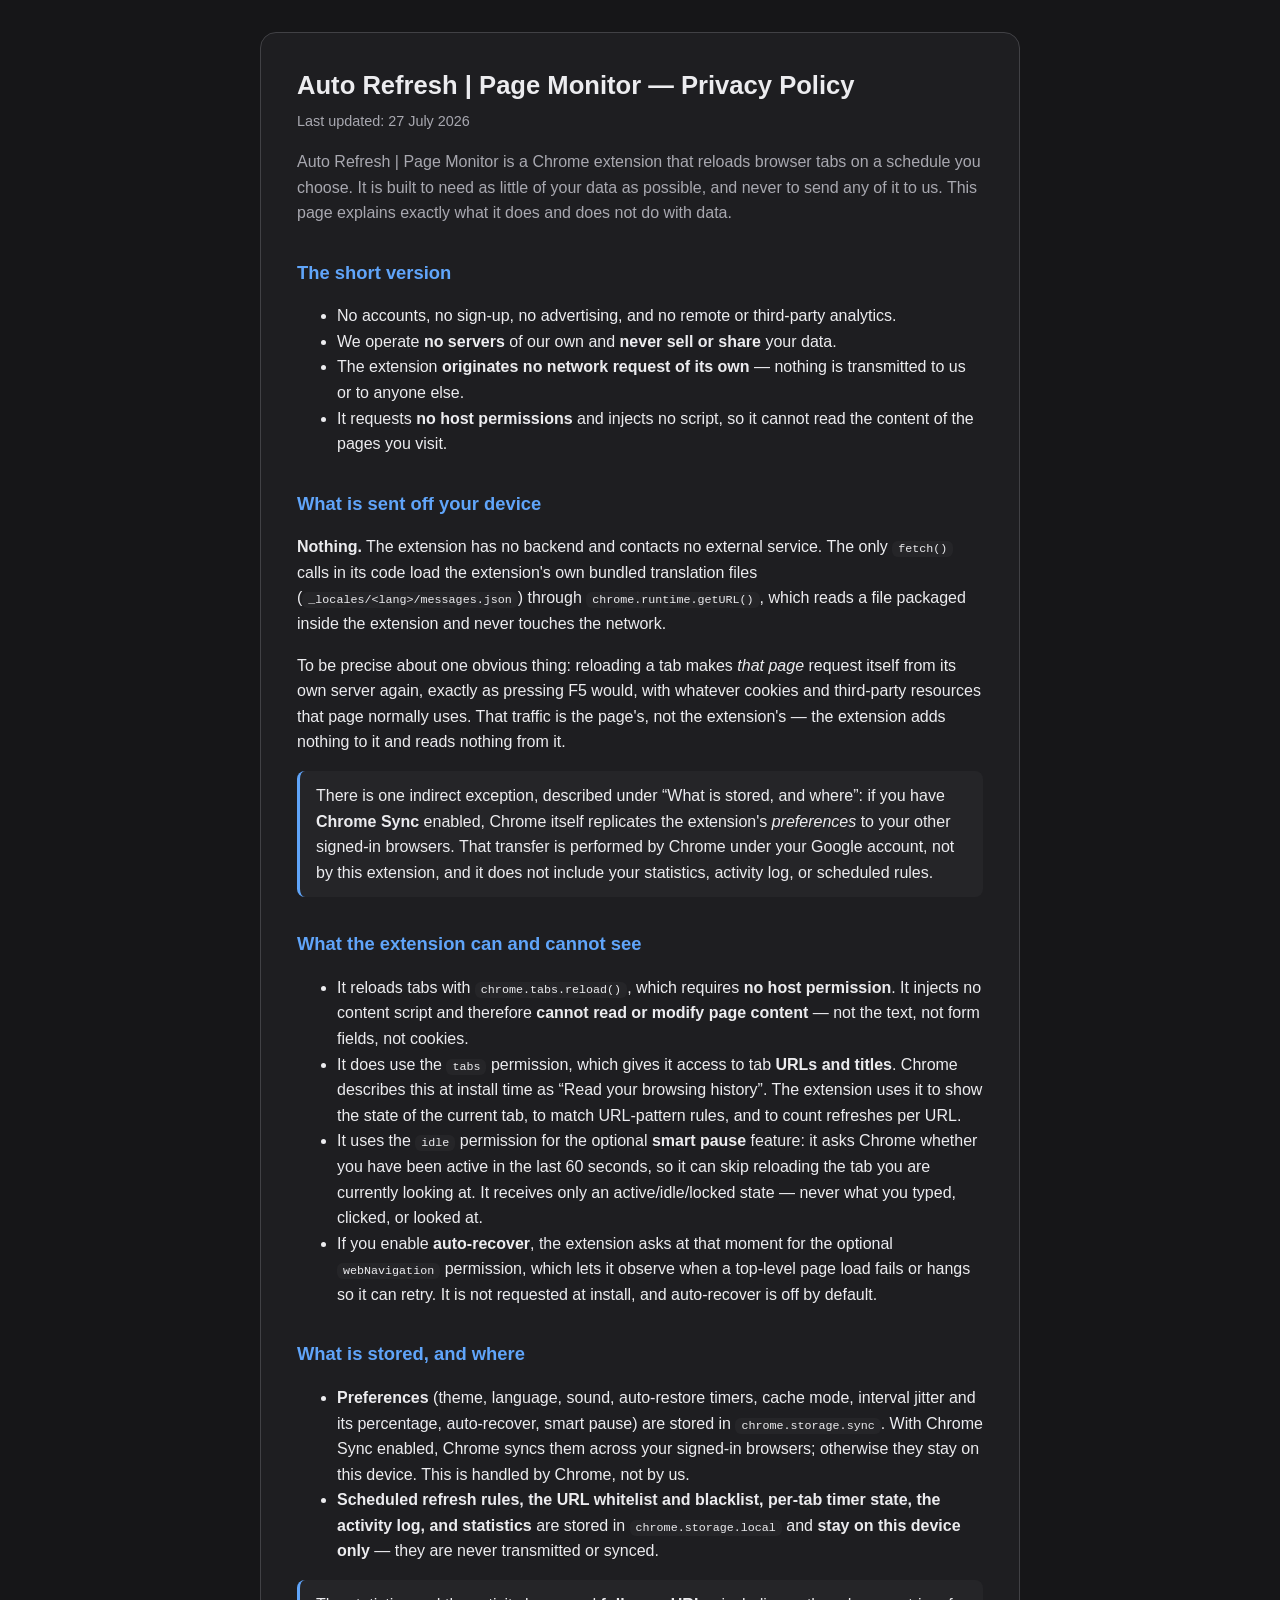
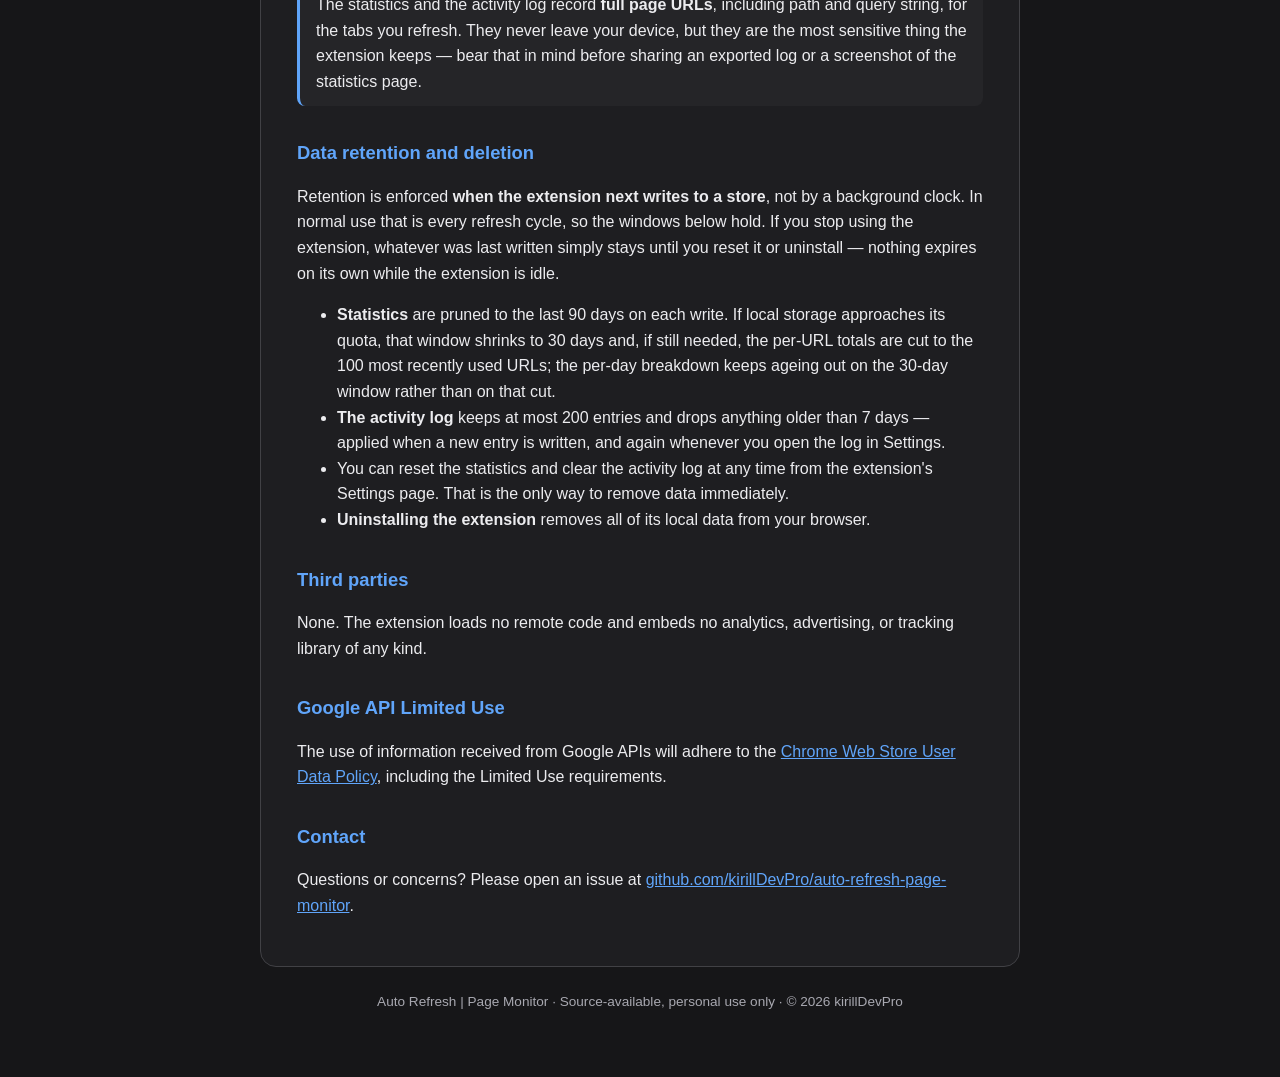
<file: docs/index.html>
<!DOCTYPE html>
<html lang="en">
<head>
<meta charset="utf-8">
<meta name="viewport" content="width=device-width, initial-scale=1">
<title>Auto Refresh | Page Monitor — Privacy Policy</title>
<style>
  /* Standalone page: GitHub Pages serves it with no build step, so it cannot import the
     extension's stylesheet. The palette below mirrors the dark-theme MD3 tokens in
     settings/settings.css — keep them in step if the theme is retuned. */
  :root {
    color-scheme: dark;
    --primary: #60A5FA;
    --bg: #161618;
    --surface: #1E1E21;
    --card: #252528;
    --on-surface: #ECECEF;
    --muted: #A8A8B0;
    --outline: #414145;
  }
  * { box-sizing: border-box; }
  body {
    margin: 0;
    padding: 32px 16px 64px;
    background: var(--bg);
    color: var(--on-surface);
    font-family: 'Google Sans', 'Roboto', -apple-system, BlinkMacSystemFont, 'Segoe UI', sans-serif;
    line-height: 1.6;
  }
  main {
    max-width: 760px;
    margin: 0 auto;
    background: var(--surface);
    border: 1px solid var(--outline);
    border-radius: 16px;
    padding: 32px 36px;
  }
  h1 { font-size: 1.6rem; margin: 0 0 4px; }
  h2 { font-size: 1.15rem; margin: 32px 0 8px; color: var(--primary); }
  a { color: var(--primary); }
  .updated { color: var(--muted); font-size: 0.9rem; margin: 0 0 16px; }
  .lead { color: var(--muted); }
  code { background: var(--card); padding: 1px 6px; border-radius: 6px; font-size: 0.9em; }
  .note { background: var(--card); border-left: 3px solid var(--primary); padding: 12px 16px; border-radius: 8px; margin: 16px 0; }
  footer { max-width: 760px; margin: 24px auto 0; color: var(--muted); font-size: 0.85rem; text-align: center; }
</style>
</head>
<body>
<main>
  <h1>Auto Refresh | Page Monitor — Privacy Policy</h1>
  <p class="updated">Last updated: 27 July 2026</p>
  <p class="lead">Auto Refresh | Page Monitor is a Chrome extension that reloads browser tabs on a schedule you choose. It is built to need as little of your data as possible, and never to send any of it to us. This page explains exactly what it does and does not do with data.</p>

  <h2>The short version</h2>
  <ul>
    <li>No accounts, no sign-up, no advertising, and no remote or third-party analytics.</li>
    <li>We operate <strong>no servers</strong> of our own and <strong>never sell or share</strong> your data.</li>
    <li>The extension <strong>originates no network request of its own</strong> — nothing is transmitted to us or to anyone else.</li>
    <li>It requests <strong>no host permissions</strong> and injects no script, so it cannot read the content of the pages you visit.</li>
  </ul>

  <h2>What is sent off your device</h2>
  <p><strong>Nothing.</strong> The extension has no backend and contacts no external service. The only <code>fetch()</code> calls in its code load the extension's own bundled translation files (<code>_locales/&lt;lang&gt;/messages.json</code>) through <code>chrome.runtime.getURL()</code>, which reads a file packaged inside the extension and never touches the network.</p>
  <p>To be precise about one obvious thing: reloading a tab makes <em>that page</em> request itself from its own server again, exactly as pressing F5 would, with whatever cookies and third-party resources that page normally uses. That traffic is the page's, not the extension's — the extension adds nothing to it and reads nothing from it.</p>
  <div class="note">There is one indirect exception, described under “What is stored, and where”: if you have <strong>Chrome Sync</strong> enabled, Chrome itself replicates the extension's <em>preferences</em> to your other signed-in browsers. That transfer is performed by Chrome under your Google account, not by this extension, and it does not include your statistics, activity log, or scheduled rules.</div>

  <h2>What the extension can and cannot see</h2>
  <ul>
    <li>It reloads tabs with <code>chrome.tabs.reload()</code>, which requires <strong>no host permission</strong>. It injects no content script and therefore <strong>cannot read or modify page content</strong> — not the text, not form fields, not cookies.</li>
    <li>It does use the <code>tabs</code> permission, which gives it access to tab <strong>URLs and titles</strong>. Chrome describes this at install time as “Read your browsing history”. The extension uses it to show the state of the current tab, to match URL-pattern rules, and to count refreshes per URL.</li>
    <li>It uses the <code>idle</code> permission for the optional <strong>smart pause</strong> feature: it asks Chrome whether you have been active in the last 60 seconds, so it can skip reloading the tab you are currently looking at. It receives only an active/idle/locked state — never what you typed, clicked, or looked at.</li>
    <li>If you enable <strong>auto-recover</strong>, the extension asks at that moment for the optional <code>webNavigation</code> permission, which lets it observe when a top-level page load fails or hangs so it can retry. It is not requested at install, and auto-recover is off by default.</li>
  </ul>

  <h2>What is stored, and where</h2>
  <ul>
    <li><strong>Preferences</strong> (theme, language, sound, auto-restore timers, cache mode, interval jitter and its percentage, auto-recover, smart pause) are stored in <code>chrome.storage.sync</code>. With Chrome Sync enabled, Chrome syncs them across your signed-in browsers; otherwise they stay on this device. This is handled by Chrome, not by us.</li>
    <li><strong>Scheduled refresh rules, the URL whitelist and blacklist, per-tab timer state, the activity log, and statistics</strong> are stored in <code>chrome.storage.local</code> and <strong>stay on this device only</strong> — they are never transmitted or synced.</li>
  </ul>
  <div class="note">The statistics and the activity log record <strong>full page URLs</strong>, including path and query string, for the tabs you refresh. They never leave your device, but they are the most sensitive thing the extension keeps — bear that in mind before sharing an exported log or a screenshot of the statistics page.</div>

  <h2>Data retention and deletion</h2>
  <p>Retention is enforced <strong>when the extension next writes to a store</strong>, not by a background clock. In normal use that is every refresh cycle, so the windows below hold. If you stop using the extension, whatever was last written simply stays until you reset it or uninstall — nothing expires on its own while the extension is idle.</p>
  <ul>
    <li><strong>Statistics</strong> are pruned to the last 90 days on each write. If local storage approaches its quota, that window shrinks to 30 days and, if still needed, the per-URL totals are cut to the 100 most recently used URLs; the per-day breakdown keeps ageing out on the 30-day window rather than on that cut.</li>
    <li><strong>The activity log</strong> keeps at most 200 entries and drops anything older than 7 days — applied when a new entry is written, and again whenever you open the log in Settings.</li>
    <li>You can reset the statistics and clear the activity log at any time from the extension's Settings page. That is the only way to remove data immediately.</li>
    <li><strong>Uninstalling the extension</strong> removes all of its local data from your browser.</li>
  </ul>

  <h2>Third parties</h2>
  <p>None. The extension loads no remote code and embeds no analytics, advertising, or tracking library of any kind.</p>

  <h2>Google API Limited Use</h2>
  <p>The use of information received from Google APIs will adhere to the <a href="https://developer.chrome.com/docs/webstore/program-policies/limited-use">Chrome Web Store User Data Policy</a>, including the Limited Use requirements.</p>

  <h2>Contact</h2>
  <p>Questions or concerns? Please open an issue at <a href="https://github.com/kirillDevPro/auto-refresh-page-monitor">github.com/kirillDevPro/auto-refresh-page-monitor</a>.</p>
</main>
<footer>Auto Refresh | Page Monitor · Source-available, personal use only · © 2026 kirillDevPro</footer>
</body>
</html>
</file>
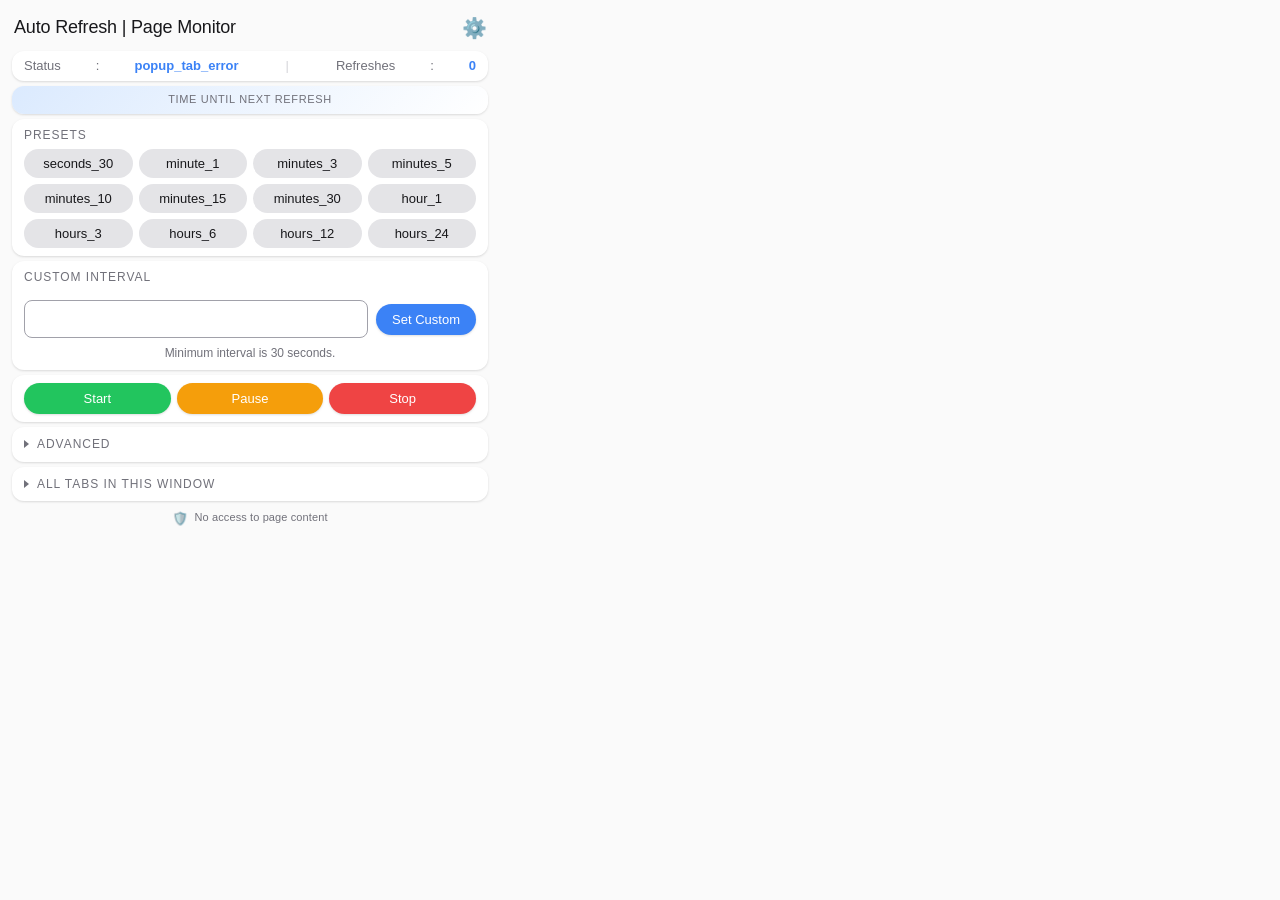
<file: popup/popup.html>
<!DOCTYPE html>
<html lang="en">
<head>
    <meta charset="UTF-8">
    <meta name="viewport" content="width=device-width, initial-scale=1.0">
    <title>Auto Refresh | Page Monitor</title>
    <link rel="stylesheet" href="popup.css">
</head>
<body>
    <div class="container">
        <div class="header-controls">
            <!-- Brand only, deliberately NOT localized via extName: that key is the store listing name,
                 which appends a translation ("Auto Refresh | Page Monitor - Автообновление | Монитор
                 страниц") and wraps to two lines here. The brand is a proper name — identical in all 27
                 locales — so it always fits one line. extName is NOT orphaned by this: manifest.json
                 (__MSG_extName__), background/contextMenu.js and popup/i18n.js (document.title) use it. -->
            <h1>Auto Refresh | Page Monitor</h1>
            <button id="settings-button" title="Settings" data-i18n-title="advanced_settings">⚙️</button>
        </div>

        <div class="status-section">
            <p>
                <span data-i18n="status">Status</span>: <span id="status-message" data-i18n="idle">Idle</span>
                <span class="separator">|</span>
                <span data-i18n="refreshes">Refreshes</span>: <span id="refresh-count">0</span>
            </p>
        </div>

        <!-- Full-width countdown timer (hidden by ui.js on an idle tab; a full-width bar never leaves an
             empty half beside it, unlike a 2-column pairing with a taller block). -->
        <div class="timer-display-section">
            <div class="timer-inner">
                <div id="countdown-timer">00:00</div>
                <div class="timer-meta">
                    <p class="countdown-label" data-i18n="time_until_refresh">Time until next refresh</p>
                    <div id="jitter-indicator" class="jitter-badge" style="display: none;">
                        <span class="jitter-badge-icon" aria-hidden="true">🎲</span>
                        <span id="jitter-indicator-text"></span>
                    </div>
                </div>
            </div>
        </div>

        <div class="presets-section-container">
            <h2 data-i18n="presets">Presets</h2>
            <!-- Preset buttons are rendered from the shared list in shared/intervalPresets.js
                 (popup/ui.js -> buildPresetButtons); they are not hardcoded here. -->
            <div class="presets-section"></div>
        </div>

        <div class="custom-interval-section">
            <h2 data-i18n="custom_interval">Custom Interval</h2>
            <div class="custom-interval-row">
                <input type="number" id="custom-interval-value" min="30" max="86400" step="1" data-i18n-placeholder="custom_interval_placeholder">
                <button id="set-custom-interval" data-i18n="set_custom">Set Custom</button>
            </div>
            <small class="input-hint" data-i18n="min_interval_warning">Minimum interval is 30 seconds.</small>
        </div>

        <div class="controls-section">
            <button id="start-refresh" data-i18n="start">Start</button>
            <button id="pause-refresh" data-i18n="pause">Pause</button>
            <button id="stop-refresh" data-i18n="stop">Stop</button>
        </div>

        <!-- Advanced drawer: the interval range and the four per-tab option overrides are set-once-and-
             forget (they override the global defaults on the settings page), so they stay one click away
             instead of loading the default view. Native <details> — no JS: ui.js/eventHandlers reach these
             controls with getElementById, which works while the drawer is closed. -->
        <details class="popup-drawer">
            <summary data-i18n="popup_advanced">Advanced</summary>
            <div class="popup-drawer-body">
                <div class="range-section">
                    <h2 data-i18n="interval_range">Random interval range</h2>
                    <div class="range-inputs">
                        <input type="number" id="range-min" min="30" max="86400" step="1" data-i18n-placeholder="interval_range_min">
                        <span class="range-dash" aria-hidden="true">–</span>
                        <input type="number" id="range-max" min="30" max="86400" step="1" data-i18n-placeholder="interval_range_max">
                    </div>
                    <small class="input-hint" data-i18n="min_interval_warning">Minimum interval is 30 seconds.</small>
                    <button id="set-range" data-i18n="set_range">Set range</button>
                </div>

                <div class="options-section">
                    <div class="option-row">
                        <label for="sound-notification" data-i18n="sound_notification">Sound Notification:</label>
                        <input type="checkbox" id="sound-notification">
                    </div>
                    <div class="option-row">
                        <label for="refresh-mode" data-i18n="refresh_mode">Refresh Mode:</label>
                        <select id="refresh-mode">
                            <option value="default" data-i18n="refresh_mode_default">Default</option>
                            <option value="hard" data-i18n="refresh_mode_hard">Hard (bypass cache)</option>
                            <option value="normal" data-i18n="refresh_mode_normal">Normal (use cache)</option>
                        </select>
                    </div>
                    <div class="option-row">
                        <label for="jitter-mode" data-i18n="jitter_mode">Randomize Interval:</label>
                        <select id="jitter-mode">
                            <option value="default" data-i18n="jitter_mode_default">Default</option>
                            <option value="on" data-i18n="jitter_mode_on">On</option>
                            <option value="off" data-i18n="jitter_mode_off">Off</option>
                        </select>
                    </div>
                    <div class="option-row">
                        <label for="recover-mode" data-i18n="recover_mode">Auto-recover on error:</label>
                        <select id="recover-mode">
                            <option value="default" data-i18n="recover_mode_default">Default</option>
                            <option value="on" data-i18n="recover_mode_on">On</option>
                            <option value="off" data-i18n="recover_mode_off">Off</option>
                        </select>
                    </div>
                </div>
            </div>
        </details>

        <!-- Bulk drawer: a rare per-open action, and also reachable from the Alt+Shift+U / Alt+Shift+E
             keyboard shortcuts (background/commands.js). The summary carries the heading, so the section
             itself has none. -->
        <details class="popup-drawer">
            <summary data-i18n="bulk_heading">All tabs in this window</summary>
            <div class="popup-drawer-body">
                <div class="bulk-section">
                    <div class="bulk-buttons">
                        <button id="bulk-start-window" data-i18n="bulk_start_window">Start all</button>
                        <button id="bulk-stop-window" data-i18n="bulk_stop_window">Stop all</button>
                    </div>
                    <div class="bulk-buttons bulk-group-buttons" id="bulk-group-row" hidden>
                        <button id="bulk-toggle-group" data-i18n="bulk_group_button">This tab's group</button>
                    </div>
                    <small id="bulk-result" class="bulk-result" role="status" aria-live="polite"></small>
                </div>
            </div>
        </details>

        <!-- Privacy badge: highlights the main selling point - no access to site data is requested -->
        <div class="privacy-footer" title="This extension only reloads tabs; it cannot read your page content." data-i18n-title="privacy_badge_tooltip">
            <span class="privacy-footer-icon" aria-hidden="true">🛡️</span>
            <span data-i18n="privacy_badge">No access to page content</span>
        </div>
    </div>
    <script type="module" src="popup.js"></script>
</body>
</html>
</file>
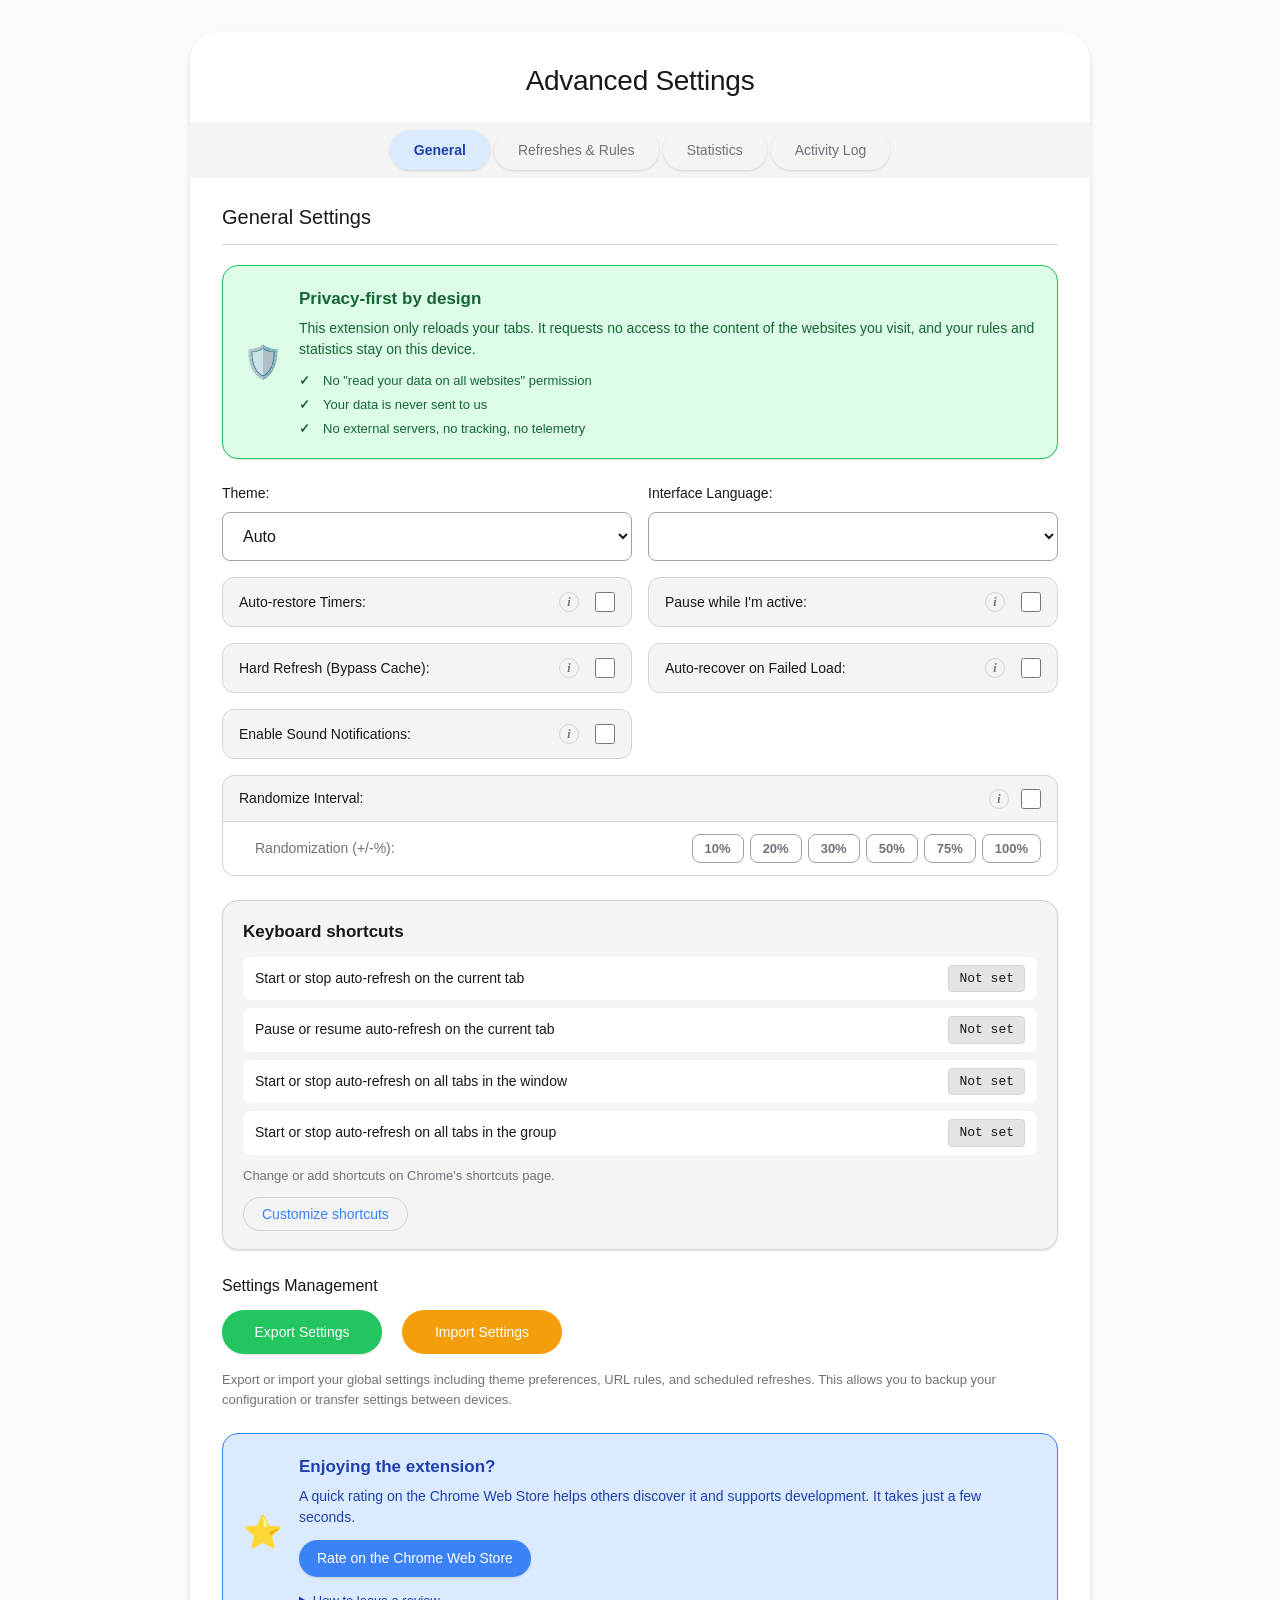
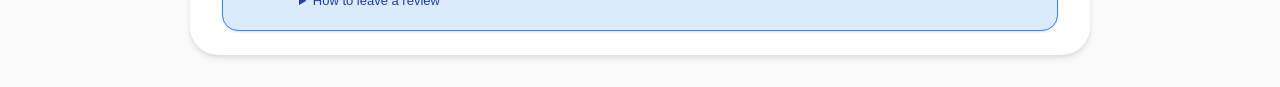
<file: settings/settings.html>
<!DOCTYPE html>
<html lang="en">
<head>
    <meta charset="UTF-8">
    <meta name="viewport" content="width=device-width, initial-scale=1.0">
    <title>Auto Refresh | Page Monitor - Settings</title>
    <link rel="stylesheet" href="settings.css">
</head>
<body>
    <div class="container">
        <h1 data-i18n="advanced_settings">Advanced Settings</h1>

        <div class="tabs-navigation">
            <button class="tab-link active" data-tab="tab-general" data-i18n="general">General</button>
            <button class="tab-link" data-tab="tab-scheduled" data-i18n="refreshes_and_rules">Refreshes & Rules</button>
            <button class="tab-link" data-tab="tab-statistics" data-i18n="statistics">Statistics</button>
            <button class="tab-link" data-tab="tab-log" data-i18n="activity_log">Activity Log</button>
        </div>

        <div id="tab-general" class="tab-content active">
            <h2 data-i18n="general_settings">General Settings</h2>

            <!-- Privacy card: the claim that cannot be faked - no access to site data is requested -->
            <section id="privacy-info" class="privacy-card">
                <div class="privacy-card-icon" aria-hidden="true">🛡️</div>
                <div class="privacy-card-body">
                    <h3 class="privacy-card-title" data-i18n="privacy_card_title">Privacy-first by design</h3>
                    <p class="privacy-card-text" data-i18n="privacy_card_text">This extension only reloads your tabs. It requests no access to the content of the websites you visit, and your rules and statistics stay on this device.</p>
                    <ul class="privacy-card-points">
                        <li data-i18n="privacy_point_no_host">No "read your data on all websites" permission</li>
                        <li data-i18n="privacy_point_local">Your data is never sent to us</li>
                        <li data-i18n="privacy_point_no_tracking">No external servers, no tracking, no telemetry</li>
                    </ul>
                </div>
            </section>

            <!-- Compact grid of the main settings; each description lives in the info tooltip beside its row -->
            <section id="main-settings">
                <div class="settings-grid">
                    <div class="setting-item">
                        <label for="theme-select" data-i18n="theme">Theme:</label>
                        <select id="theme-select">
                            <option value="auto" data-i18n="auto">Auto</option>
                            <option value="light" data-i18n="light">Light</option>
                            <option value="dark" data-i18n="dark">Dark</option>
                        </select>
                    </div>

                    <div class="setting-item">
                        <label for="language-select" data-i18n="interface_language">Interface Language:</label>
                        <select id="language-select">
                            <!-- Options will be populated by JavaScript -->
                        </select>
                    </div>

                    <div class="setting-item setting-item-checkbox">
                        <label for="auto-restore-timers" data-i18n="auto_restore_timers">Auto-restore Timers:</label>
                        <span class="info-wrap">
                            <span class="info-icon" aria-hidden="true">i</span>
                            <span class="info-tooltip" role="tooltip" id="desc-auto-restore" data-i18n="auto_restore_desc">Automatically resume active timers when the browser is restarted.</span>
                        </span>
                        <input type="checkbox" id="auto-restore-timers" class="styled-checkbox" aria-describedby="desc-auto-restore">
                    </div>

                    <div class="setting-item setting-item-checkbox">
                        <label for="pause-while-active-enabled" data-i18n="pause_while_active_enabled">Pause while I'm active:</label>
                        <span class="info-wrap">
                            <span class="info-icon" aria-hidden="true">i</span>
                            <span class="info-tooltip" role="tooltip" id="desc-pause-active" data-i18n="pause_while_active_desc">When you are actively using the tab you are viewing (typing or moving the mouse), skip that tab's scheduled reload and try again at the next interval, so an auto-refresh never interrupts what you are doing. Uses the browser's idle state and applies only to the tab in focus - tabs in the background keep refreshing on schedule.</span>
                        </span>
                        <input type="checkbox" id="pause-while-active-enabled" class="styled-checkbox" aria-describedby="desc-pause-active">
                    </div>

                    <div class="setting-item setting-item-checkbox">
                        <label for="bypass-cache-on-refresh" data-i18n="bypass_cache_on_refresh">Hard Refresh (Bypass Cache):</label>
                        <span class="info-wrap">
                            <span class="info-icon" aria-hidden="true">i</span>
                            <span class="info-tooltip" role="tooltip" id="desc-bypass-cache" data-i18n="bypass_cache_on_refresh_desc">Reload pages with cache disabled (equivalent to Ctrl+Shift+R). When off, normal reload uses cached resources where allowed.</span>
                        </span>
                        <input type="checkbox" id="bypass-cache-on-refresh" class="styled-checkbox" aria-describedby="desc-bypass-cache">
                    </div>

                    <div class="setting-item setting-item-checkbox">
                        <label for="auto-recover-enabled" data-i18n="auto_recover_enabled">Auto-recover on Failed Load:</label>
                        <span class="info-wrap">
                            <span class="info-icon" aria-hidden="true">i</span>
                            <span class="info-tooltip" role="tooltip" id="desc-auto-recover" data-i18n="auto_recover_desc">Automatically reload a monitored tab whose page failed to load (no connection, DNS error, timeout) or got stuck loading. It keeps retrying on a growing schedule (after about 30s, then 1, 2, 5, 10 and 30 min) and then every 30 minutes until the page loads or you turn it off. Requires a one-time permission and works only on monitored tabs. Per-tab and per-rule overrides are available.</span>
                        </span>
                        <input type="checkbox" id="auto-recover-enabled" class="styled-checkbox" aria-describedby="desc-auto-recover">
                    </div>

                    <div class="setting-item setting-item-checkbox">
                        <label for="global-sound-notification" data-i18n="enable_sound_notifications">Enable Sound Notifications:</label>
                        <span class="info-wrap">
                            <span class="info-icon" aria-hidden="true">i</span>
                            <span class="info-tooltip" role="tooltip" id="desc-sound" data-i18n="sound_notifications_desc">Sound notifications set the default for new timers in the popup.</span>
                        </span>
                        <input type="checkbox" id="global-sound-notification" class="styled-checkbox" aria-describedby="desc-sound">
                    </div>

                    <div class="jitter-group">
                        <div class="jitter-group-row">
                            <label for="interval-jitter-enabled" data-i18n="interval_jitter_enabled">Randomize Interval:</label>
                            <span class="info-wrap">
                                <span class="info-icon" aria-hidden="true">i</span>
                                <span class="info-tooltip" role="tooltip" id="desc-jitter" data-i18n="interval_jitter_desc">Vary each refresh by a random +/- percentage so reloads do not fire on a perfectly fixed schedule (helps avoid anti-bot detection on queues, restock and auction pages). Per-tab and per-rule overrides are available.</span>
                            </span>
                            <input type="checkbox" id="interval-jitter-enabled" class="styled-checkbox" aria-describedby="desc-jitter">
                        </div>
                        <div class="jitter-group-row jitter-group-sub">
                            <label data-i18n="interval_jitter_percent">Randomization (+/-%):</label>
                            <div class="jitter-percent-buttons" id="interval-jitter-percent">
                                <button type="button" class="jitter-percent-btn" data-percent="10">10%</button>
                                <button type="button" class="jitter-percent-btn" data-percent="20">20%</button>
                                <button type="button" class="jitter-percent-btn" data-percent="30">30%</button>
                                <button type="button" class="jitter-percent-btn" data-percent="50">50%</button>
                                <button type="button" class="jitter-percent-btn" data-percent="75">75%</button>
                                <button type="button" class="jitter-percent-btn" data-percent="100">100%</button>
                            </div>
                        </div>
                    </div>
                </div>
            </section>

            <section id="shortcuts-info" class="shortcuts-card">
                <h3 class="shortcuts-title" data-i18n="shortcuts_heading">Keyboard shortcuts</h3>
                <ul class="shortcuts-list">
                    <li class="shortcut-row">
                        <span class="shortcut-desc" data-i18n="command_toggle_refresh">Start or stop auto-refresh on the current tab</span>
                        <kbd class="shortcut-key" id="shortcut-toggle-refresh" data-i18n="shortcuts_not_set">Not set</kbd>
                    </li>
                    <li class="shortcut-row">
                        <span class="shortcut-desc" data-i18n="command_toggle_pause">Pause or resume auto-refresh on the current tab</span>
                        <kbd class="shortcut-key" id="shortcut-toggle-pause" data-i18n="shortcuts_not_set">Not set</kbd>
                    </li>
                    <li class="shortcut-row">
                        <span class="shortcut-desc" data-i18n="command_bulk_window">Start or stop auto-refresh on all tabs in the window</span>
                        <kbd class="shortcut-key" id="shortcut-bulk-toggle-window" data-i18n="shortcuts_not_set">Not set</kbd>
                    </li>
                    <li class="shortcut-row">
                        <span class="shortcut-desc" data-i18n="command_bulk_group">Start or stop auto-refresh on all tabs in the group</span>
                        <kbd class="shortcut-key" id="shortcut-bulk-toggle-group" data-i18n="shortcuts_not_set">Not set</kbd>
                    </li>
                </ul>
                <p class="shortcuts-hint" data-i18n="shortcuts_hint">Change or add shortcuts on Chrome's shortcuts page.</p>
                <button id="open-shortcuts-page" class="shortcuts-customize" data-i18n="shortcuts_customize">Customize shortcuts</button>
            </section>

            <section id="profile-management">
                <h3 data-i18n="settings_management">Settings Management</h3>
                <div class="setting-item">
                    <div class="profile-buttons">
                        <button id="export-profiles" class="primary-btn" data-i18n="export_settings">
                            Export Settings
                        </button>
                        <button id="import-profiles" class="secondary-btn" data-i18n="import_settings">
                            Import Settings
                        </button>
                        <input type="file" id="import-profiles-input" accept=".json" style="display: none;">
                    </div>
                </div>
                <p class="description" data-i18n="settings_management_desc">
                    Export or import your global settings including theme preferences, URL rules, and scheduled refreshes. This allows you to backup your configuration or transfer settings between devices.
                </p>
            </section>

            <!-- An unobtrusive prompt to rate the extension (no timed popups) -->
            <section id="rate-info" class="rate-card">
                <div class="rate-card-icon" aria-hidden="true">⭐</div>
                <div class="rate-card-body">
                    <h3 class="rate-card-title" data-i18n="rate_card_title">Enjoying the extension?</h3>
                    <p class="rate-card-text" data-i18n="rate_card_text">A quick rating on the Chrome Web Store helps others discover it and supports development. It takes just a few seconds.</p>
                    <a class="rate-card-link" href="https://chromewebstore.google.com/detail/auto-refresh-page-monitor/mhmkhlbgacabeffhkalebjnbnfakfdbj" target="_blank" rel="noopener noreferrer" data-i18n="rate_us_button">Rate on the Chrome Web Store</a>
                    <details class="rate-how">
                        <summary data-i18n="rate_how_summary">How to leave a review</summary>
                        <ol class="rate-how-steps">
                            <li data-i18n="rate_how_step1">Open the extension's page in the Chrome Web Store</li>
                            <li data-i18n="rate_how_step2">Open the "Reviews" tab and click "Write a review"</li>
                            <li data-i18n="rate_how_step3">Choose a ★ rating and add a few words</li>
                            <li data-i18n="rate_how_step4">Click "Publish"</li>
                        </ol>
                        <p class="rate-how-note" data-i18n="rate_how_note">Requires a Google sign-in · one review per user (editable later) · best done on a computer</p>
                    </details>
                </div>
            </section>
        </div>

        <div id="tab-scheduled" class="tab-content">
            <h2 data-i18n="refreshes_and_rules">Refreshes & Rules</h2>

            <h3 data-i18n="scheduled_refreshes_title">Scheduled Refreshes</h3>
            <section id="scheduled-refresh-manager" class="settings-card">
                <p class="description" data-i18n="scheduled_desc">Define specific URLs to refresh automatically at set intervals. These settings persist across browser sessions and activate when a matching URL is opened.</p>
                <div class="add-scheduled-item">
                    <button id="add-scheduled-refresh" class="primary-btn" data-i18n="add_schedule">Add Schedule</button>
                </div>
                <div class="scheduled-items-list">
                    <!-- "(0/300)" is a placeholder; updateSchedulesCounter (settings.js) overwrites it from MAX_SCHEDULES on load -->
                    <h3 data-i18n="current_schedules">Current Schedules <span id="schedules-count" class="schedules-counter">(0/300)</span></h3>

                    <!-- Schedule search -->
                    <div class="schedules-search-container">
                        <input type="text" id="schedules-search" placeholder="Search schedules by URL..." data-i18n-placeholder="search_schedules_placeholder">
                        <button id="clear-search" class="clear-search-btn" title="Clear search" data-i18n-title="clear_search" style="display: none;">✕</button>
                    </div>

                    <ul id="scheduled-list-ul">
                        <!-- JS will populate this -->
                        <li class="no-schedules" data-i18n="no_schedules">No schedules defined yet.</li>
                    </ul>

                    <!-- Schedule pagination -->
                    <div class="pagination-container" id="schedules-pagination-container" style="display: none;">
                        <div class="pagination-info">
                            <span id="schedules-pagination-info-text"></span>
                        </div>
                        <div class="pagination-controls">
                            <button id="schedules-pagination-first" class="pagination-btn" title="First page" data-i18n-title="pagination_first">⟪</button>
                            <button id="schedules-pagination-prev" class="pagination-btn" title="Previous" data-i18n-title="pagination_prev">‹</button>
                            <div class="pagination-pages" id="schedules-pagination-pages">
                                <!-- Page numbers are inserted by JS -->
                            </div>
                            <button id="schedules-pagination-next" class="pagination-btn" title="Next" data-i18n-title="pagination_next">›</button>
                            <button id="schedules-pagination-last" class="pagination-btn" title="Last page" data-i18n-title="pagination_last">⟫</button>
                        </div>
                    </div>
                </div>
            </section>

            <!-- URL whitelist / blacklist: global filters below the schedule manager (merged tab) -->
            <h3 data-i18n="url_whitelist_blacklist">URL Whitelist & Blacklist</h3>
            <section id="whitelist-blacklist-settings" class="settings-card">
                <div class="setting-item">
                    <label for="whitelist-urls" data-i18n="whitelist_urls">Whitelist URLs (one per line, regex supported):</label>
                    <textarea id="whitelist-urls" rows="5" data-i18n-placeholder="whitelist_placeholder"></textarea>
                    <p class="description" data-i18n="whitelist_desc">If whitelist is not empty, only URLs matching these patterns will be refreshed.</p>
                </div>
                <div class="setting-item">
                    <label for="blacklist-urls" data-i18n="blacklist_urls">Blacklist URLs (one per line, regex supported):</label>
                    <textarea id="blacklist-urls" rows="5" data-i18n-placeholder="blacklist_placeholder"></textarea>
                    <p class="description" data-i18n="blacklist_desc">URLs matching these patterns will never be refreshed, even if whitelisted or scheduled.</p>
                </div>
                <button id="save-url-patterns" data-i18n="save_url_rules">Save URL Rules</button>
            </section>
        </div>


        <div id="tab-statistics" class="tab-content">
            <h2 data-i18n="usage_statistics">Usage Statistics</h2>

            <!-- Summary statistics -->
            <section id="general-stats">
                <h3 data-i18n="general_statistics">General Statistics</h3>
                <div class="stats-grid">
                    <div class="stat-card">
                        <div class="stat-icon">🔄</div>
                        <div class="stat-value" id="total-refreshes">0</div>
                        <div class="stat-label" data-i18n="total_refreshes">Total Refreshes</div>
                        <div class="stat-change" id="refreshes-change">+0 today</div>
                    </div>
                    <div class="stat-card">
                        <div class="stat-icon">📊</div>
                        <div class="stat-value" id="average-interval">0s</div>
                        <div class="stat-label" data-i18n="average_interval">Average Interval</div>
                        <div class="stat-change" id="interval-trend">No change</div>
                    </div>
                    <div class="stat-card">
                        <div class="stat-icon">🌐</div>
                        <div class="stat-value" id="unique-urls">0</div>
                        <div class="stat-label" data-i18n="unique_urls">Unique URLs</div>
                        <div class="stat-change" id="urls-change">+0 today</div>
                    </div>
                </div>
                <div class="storage-usage-info" id="storage-usage-info-container">
                    <span data-i18n="storage_usage_label">Storage Usage:</span>
                    <span id="storage-usage-text">0 / 0 MB (0%)</span>
                </div>
            </section>


            <!-- Detailed table -->
            <section id="detailed-stats">
                <h3 data-i18n="detailed_statistics">Detailed Statistics</h3>

                <div class="urls-table-container">
                    <table id="urls-table">
                        <thead>
                            <tr>
                                <th data-i18n="url">URL</th>
                                <th data-i18n="refreshes">Refreshes</th>
                                <th data-i18n="active_time">Active Time</th>
                                <th data-i18n="avg_interval">Avg Interval</th>
                                <th data-i18n="last_refresh">Last Refresh</th>
                                <th data-i18n="success_rate">Success Rate</th>
                            </tr>
                        </thead>
                        <tbody id="urls-table-body">
                            <!-- Filled in by JS -->
                        </tbody>
                    </table>

                    <!-- Pagination -->
                    <div class="pagination-container" id="pagination-container" style="display: none;">
                        <div class="pagination-info">
                            <span id="pagination-info-text"></span>
                        </div>
                        <div class="pagination-controls">
                            <button id="pagination-first" class="pagination-btn" title="First page" data-i18n-title="pagination_first">⟪</button>
                            <button id="pagination-prev" class="pagination-btn" title="Previous" data-i18n-title="pagination_prev">‹</button>
                            <div class="pagination-pages" id="pagination-pages">
                                <!-- Page numbers are inserted by JS -->
                            </div>
                            <button id="pagination-next" class="pagination-btn" title="Next" data-i18n-title="pagination_next">›</button>
                            <button id="pagination-last" class="pagination-btn" title="Last page" data-i18n-title="pagination_last">⟫</button>
                        </div>
                    </div>
                </div>
            </section>

            <!-- Statistics management -->
            <section id="stats-management">
                <h3 data-i18n="statistics_management">Statistics Management</h3>
                <div class="management-controls">
                    <button id="export-statistics" class="primary-btn" data-i18n="export_statistics">
                        📊 Export Statistics
                    </button>
                    <button id="reset-statistics" class="danger-btn" data-i18n="reset_all_data">
                        🗑️ Reset All Data
                    </button>
                </div>
                <p class="description" data-i18n="export_statistics_desc">
                    Export your usage statistics or reset all collected data.
                </p>
            </section>
        </div>

        <div id="tab-log" class="tab-content">
            <h2 data-i18n="activity_log_title">Activity Log</h2>
            <section id="activity-log-section">
                <div class="log-controls">
                    <div class="log-filters">
                        <label for="log-date-filter" data-i18n="show_logs_for">Show logs for:</label>
                        <select id="log-date-filter">
                            <option value="today" selected data-i18n="today">Today</option>
                            <option value="yesterday" data-i18n="yesterday">Yesterday</option>
                            <option value="3" data-i18n="last_3_days">Last 3 days</option>
                            <option value="7" data-i18n="last_7_days">Last 7 days</option>
                            <option value="all" data-i18n="all_time">All time</option>
                        </select>
                        <button id="refresh-log" data-i18n="refresh">Refresh</button>
                    </div>
                    <div class="log-actions">
                        <button id="export-log" class="secondary-btn" data-i18n="export_log">📄 Export Log</button>
                        <button id="clear-log" class="danger-btn" data-i18n="clear_log">🗑️ Clear Log</button>
                    </div>
                </div>
                <div class="log-stats">
                    <span id="log-count">0 entries</span>
                    <span id="log-date-range"></span>
                </div>
                <div id="log-container">
                    <p>No activity logged yet.</p>
                </div>

                <!-- Log pagination -->
                <div class="pagination-container" id="log-pagination-container" style="display: none;">
                    <div class="pagination-info">
                        <span id="log-pagination-info-text"></span>
                    </div>
                    <div class="pagination-controls">
                        <button id="log-pagination-first" class="pagination-btn" title="First page" data-i18n-title="pagination_first">⟪</button>
                        <button id="log-pagination-prev" class="pagination-btn" title="Previous" data-i18n-title="pagination_prev">‹</button>
                        <div class="pagination-pages" id="log-pagination-pages">
                                <!-- Page numbers are inserted by JS -->
                        </div>
                        <button id="log-pagination-next" class="pagination-btn" title="Next" data-i18n-title="pagination_next">›</button>
                        <button id="log-pagination-last" class="pagination-btn" title="Last page" data-i18n-title="pagination_last">⟫</button>
                    </div>
                </div>
            </section>
        </div>

    </div>
    <script type="module" src="settings.js"></script>
</body>
</html>
</file>
<file: popup/popup.css>
/* ============================================
   POPUP STYLES - MATERIAL DESIGN 3
   ============================================ */

/* === MD3 DESIGN TOKENS === */
:root {
    /* Primary */
    --md-sys-color-primary: #3B82F6;
    --md-sys-color-on-primary: #FFFFFF;
    --md-sys-color-primary-container: #DBEAFE;
    --md-sys-color-on-primary-container: #1E40AF;

    /* Secondary */
    --md-sys-color-secondary: #64748B;
    --md-sys-color-on-secondary: #FFFFFF;
    --md-sys-color-secondary-container: #E2E8F0;
    --md-sys-color-on-secondary-container: #334155;

    /* Surface */
    --md-sys-color-surface: #FAFAFA;
    --md-sys-color-surface-dim: #E4E4E7;
    --md-sys-color-surface-container-lowest: #FFFFFF;
    --md-sys-color-surface-container-low: #F4F4F5;
    --md-sys-color-surface-container: #EFEFEF;
    --md-sys-color-surface-container-high: #E4E4E7;
    --md-sys-color-surface-container-highest: #D4D4D8;
    --md-sys-color-on-surface: #18181B;
    --md-sys-color-on-surface-variant: #71717A;

    /* Outline */
    --md-sys-color-outline: #A1A1AA;
    --md-sys-color-outline-variant: #D4D4D8;

    /* Semantic colors */
    --md-sys-color-success: #22C55E;
    --md-sys-color-on-success: #FFFFFF;
    --md-sys-color-success-container: #DCFCE7;
    --md-sys-color-warning: #F59E0B;
    --md-sys-color-on-warning: #FFFFFF;
    --md-sys-color-warning-container: #FEF3C7;
    --md-sys-color-error: #EF4444;
    --md-sys-color-on-error: #FFFFFF;
    --md-sys-color-error-container: #FEE2E2;

    /* Elevation shadows */
    --md-sys-elevation-1: 0 1px 3px rgba(0, 0, 0, 0.08), 0 1px 2px rgba(0, 0, 0, 0.06);
    --md-sys-elevation-2: 0 4px 6px rgba(0, 0, 0, 0.07), 0 2px 4px rgba(0, 0, 0, 0.06);
    --md-sys-elevation-3: 0 10px 15px rgba(0, 0, 0, 0.1), 0 4px 6px rgba(0, 0, 0, 0.05);

    /* Motion */
    --md-sys-motion-easing-standard: cubic-bezier(0.2, 0, 0, 1);
    --md-sys-motion-easing-emphasized: cubic-bezier(0.2, 0, 0, 1);
    --md-sys-motion-duration-short: 150ms;
    --md-sys-motion-duration-medium: 250ms;
    --md-sys-motion-duration-long: 350ms;

    /* Shape */
    --md-sys-shape-corner-small: 8px;
    --md-sys-shape-corner-medium: 12px;
    --md-sys-shape-corner-large: 16px;
    --md-sys-shape-corner-extra-large: 28px;
    --md-sys-shape-corner-full: 100px;
}

/* === BASE STYLES === */
/* overflow-y must be auto, never hidden: Chrome hard-caps an action popup at 600px tall, and a hidden
   overflow gives the user no scrollbar or wheel — anything past the cap becomes permanently
   unreachable, not merely off-screen. The default view fits (~585px) so no scrollbar appears, but an
   opened drawer runs to ~1000px and its own controls would otherwise be stranded.
   overflow-x stays hidden: the fixed-width surface is what lets long locales clip rather than
   sideways-scroll the popup. */
html, body {
    height: auto !important;
    min-height: 0 !important;
    max-height: none !important;
    overflow-x: hidden !important;
    overflow-y: auto !important;
}

body {
    font-family: 'Google Sans', 'Roboto', -apple-system, BlinkMacSystemFont, 'Segoe UI', sans-serif;
    margin: 0;
    padding: 12px;
    background-color: var(--md-sys-color-surface);
    color: var(--md-sys-color-on-surface);
    /* 500px is the intrinsic width Chrome sizes the popup to; max-width lets it yield the ~15px a
       scrollbar takes when a drawer is open, so the surface reflows instead of clipping its right edge. */
    width: 500px;
    max-width: 100%;
    box-sizing: border-box;
    display: flex;
    justify-content: center;
    align-items: flex-start;
    font-size: 13px;
    line-height: 1.4;
    -webkit-font-smoothing: antialiased;
}

/* gap 5px, not 6: the closed popup lands ~585px against Chrome's hard 600px popup cap, and the extra
   headroom absorbs one wrapped heading in a long locale without reintroducing a scrollbar. */
.container {
    width: 100%;
    display: flex;
    flex-direction: column;
    gap: 5px;
}

/* === COLLAPSIBLE DRAWERS === */
/* Keep the advanced controls in the popup — one click away — without loading the default view.
   Native <details>: no JS, and getElementById still reaches the controls while the drawer is closed,
   so ui.js's state sync (select values, the sound switch) keeps working unchanged.
   The drawer's card surface comes from the shared card rule further down, which also zeroes its
   padding — a drawer pads via its summary and body instead. */
.popup-drawer > summary {
    display: flex;
    align-items: center;
    gap: 8px;
    padding: 9px 12px;
    cursor: pointer;
    list-style: none; /* hide the default disclosure marker (standards/Firefox) */
    user-select: none;
    border-radius: var(--md-sys-shape-corner-medium);
    transition: color var(--md-sys-motion-duration-short) var(--md-sys-motion-easing-standard);
}

.popup-drawer > summary::-webkit-details-marker {
    display: none; /* hide the default disclosure marker (Chrome) */
}

/* Chevron: points right when closed, rotates down when open. */
.popup-drawer > summary::before {
    content: '';
    width: 0;
    height: 0;
    border-left: 5px solid currentColor;
    border-top: 4px solid transparent;
    border-bottom: 4px solid transparent;
    transition: transform var(--md-sys-motion-duration-short) var(--md-sys-motion-easing-standard);
}

.popup-drawer[open] > summary::before {
    transform: rotate(90deg);
}

.popup-drawer > summary:hover {
    color: var(--md-sys-color-primary);
}

.popup-drawer > summary:focus-visible {
    outline: 2px solid var(--md-sys-color-primary);
    outline-offset: -2px;
}

.popup-drawer-body {
    display: flex;
    flex-direction: column;
    gap: 10px;
    padding: 2px 12px 10px;
}

/* Divider between the range block and the option overrides inside the Advanced drawer. */
.popup-drawer-body > .options-section {
    border-top: 1px solid var(--md-sys-color-outline-variant);
    padding-top: 10px;
}

/* === HEADER === */
.header-controls {
    display: flex;
    justify-content: space-between;
    align-items: center;
    width: 100%;
    margin-bottom: 2px;
    padding: 0 2px;
}

h1 {
    font-size: 1.125rem;
    font-weight: 500;
    color: var(--md-sys-color-on-surface);
    text-align: left;
    margin: 0;
    flex-grow: 1;
    min-width: 0; /* flex child must be shrinkable for the ellipsis below to engage */
    white-space: nowrap; /* the title is a one-line brand — never let it wrap the header to two lines */
    overflow: hidden;
    text-overflow: ellipsis;
    letter-spacing: -0.01em;
}

#settings-button {
    background: transparent;
    border: none;
    font-size: 1.25rem;
    color: var(--md-sys-color-on-surface-variant);
    cursor: pointer;
    padding: 6px;
    line-height: 1;
    border-radius: var(--md-sys-shape-corner-full);
    transition: background-color var(--md-sys-motion-duration-short) var(--md-sys-motion-easing-standard),
                color var(--md-sys-motion-duration-short) var(--md-sys-motion-easing-standard);
    display: flex;
    align-items: center;
    justify-content: center;
    width: 32px;
    height: 32px;
}

#settings-button:hover {
    background-color: rgba(59, 130, 246, 0.08);
    color: var(--md-sys-color-primary);
}

#settings-button:active {
    background-color: rgba(59, 130, 246, 0.12);
}

/* === SECTION HEADINGS === */
/* A drawer's <summary> IS that section's heading (the sections inside carry no <h2> of their own), so
   it shares the heading type scale. Only the margins are h2-specific — a margin on the summary would
   pad out every closed drawer. */
h2,
.popup-drawer > summary {
    font-size: 0.75rem;
    font-weight: 500;
    color: var(--md-sys-color-on-surface-variant);
    text-transform: uppercase;
    letter-spacing: 0.08em;
}

h2 {
    margin-top: 0;
    margin-bottom: 6px;
}

/* === CARDS (Elevated Surface) === */
/* .options-section / .range-section / .bulk-section are deliberately NOT cards: they live inside a
   .popup-drawer, which is the card. Nesting a card in a card reads as heavy clutter. */
.status-section,
.timer-display-section,
.presets-section-container,
.custom-interval-section,
.controls-section,
.popup-drawer {
    background-color: var(--md-sys-color-surface-container-lowest);
    padding: 8px 12px;
    border-radius: var(--md-sys-shape-corner-medium);
    box-shadow: var(--md-sys-elevation-1);
    transition: box-shadow var(--md-sys-motion-duration-medium) var(--md-sys-motion-easing-standard);
}

/* A drawer is a card, but pads via its <summary> and body instead — it must come after the rule above
   to win at equal specificity, or the card padding stacks on top and grows every closed drawer. */
.popup-drawer {
    padding: 0;
}

/* === RANGE SECTION (min-max random interval, inside the Advanced drawer) === */
/* Plain flex column — padding and the card surface come from .popup-drawer / .popup-drawer-body. */
.range-section {
    display: flex;
    flex-direction: column;
    gap: 8px;
}

/* A row of inline form controls: the range's min/max pair, and the custom interval's input + CTA. */
.range-inputs,
.custom-interval-row {
    display: flex;
    align-items: center;
    gap: 8px;
}

/* Inputs in a control row are sized by the row: basis 0 so each grows into whatever its siblings leave,
   and shrinks below its content rather than pushing the row past the popup's clipped edge. */
.range-inputs input,
.custom-interval-row #custom-interval-value {
    flex: 1 1 0;
    min-width: 0;
}

.range-dash {
    flex: 0 0 auto;
    color: var(--md-sys-color-on-surface-variant);
}

/* === BULK SECTION (apply to all tabs of the window/group) === */
/* flex-wrap, never a fixed grid: the popup is a fixed-width surface that clips horizontally, and
   several of the 27 locales run longer than en — the buttons must wrap, not clip. */
.bulk-buttons {
    display: flex;
    flex-wrap: wrap;
    gap: 8px;
}

.bulk-buttons button {
    flex: 1 1 auto;
    min-width: 0;
}

/* MD3 filled buttons matching the popup's other primary actions (Set custom / Set range), so the bulk
   controls read as part of the same design instead of default browser buttons. */
.bulk-section button {
    background-color: var(--md-sys-color-primary);
    color: var(--md-sys-color-on-primary);
    padding: 9px 14px;
    font-size: 0.8125rem;
    font-weight: 500;
    border: none;
    border-radius: var(--md-sys-shape-corner-full);
    cursor: pointer;
    box-shadow: var(--md-sys-elevation-1);
    transition: box-shadow var(--md-sys-motion-duration-short) var(--md-sys-motion-easing-standard),
                opacity var(--md-sys-motion-duration-short) var(--md-sys-motion-easing-standard);
}

.bulk-section button:hover:not(:disabled) {
    box-shadow: var(--md-sys-elevation-2);
}

.bulk-section button:active:not(:disabled) {
    box-shadow: var(--md-sys-elevation-1);
}

.bulk-section button:disabled {
    opacity: 0.45;
    cursor: default;
    box-shadow: none;
}

/* The group row starts hidden (HTML `hidden` attribute) and is revealed only for a grouped tab.
   An explicit rule so a future `display` on .bulk-buttons cannot override the attribute. */
.bulk-group-buttons {
    margin-top: 8px;
}

.bulk-group-buttons[hidden] {
    display: none;
}

.bulk-result {
    display: block;
    margin-top: 8px;
    font-size: 0.75rem;
    line-height: 1.35;
    color: var(--md-sys-color-on-surface-variant);
    min-height: 1em;
    overflow-wrap: anywhere;
}

/* === STATUS SECTION === */
.status-section {
    padding: 6px 12px;
}

.status-section p {
    margin: 0;
    font-size: 0.8125rem;
    line-height: 1.4;
    display: flex;
    justify-content: space-between;
    align-items: center;
    color: var(--md-sys-color-on-surface-variant);
}

.status-section p .separator {
    color: var(--md-sys-color-outline-variant);
    margin: 0 12px;
}

#status-message, #refresh-count {
    font-weight: 600;
    color: var(--md-sys-color-primary);
}

#status-message { flex-shrink: 0; }
#refresh-count { flex-shrink: 0; }

/* === TIMER DISPLAY === */
/* Horizontal bar: the big countdown on the left, its caption + jitter badge stacked to its right.
   A row keeps the timer ~56px tall instead of ~113px — the saving that brings the active popup under
   Chrome's 600px cap — and it fills the width instead of centring a small block in a tall band. */
.timer-display-section {
    padding: 6px 12px;
    background: linear-gradient(135deg, var(--md-sys-color-primary-container) 0%, var(--md-sys-color-surface-container-lowest) 100%);
}

/* The wrapper is the flex container, NOT the section: ui.js shows/hides the timer by writing the
   section's inline display (block/none), and an inline style would override a display declared here. */
.timer-inner {
    display: flex;
    align-items: center;
    justify-content: center;
    gap: 14px;
}

.timer-meta {
    display: flex;
    flex-direction: column;
    align-items: flex-start;
    gap: 4px;
    min-width: 0;
}

#countdown-timer {
    flex: 0 0 auto;
    font-size: 2rem;
    font-weight: 600;
    color: var(--md-sys-color-success);
    margin: 0;
    display: none;
    line-height: 1.2;
    font-variant-numeric: tabular-nums;
    letter-spacing: 0.02em;
}

.timer-display-section p.countdown-label {
    font-size: 0.6875rem;
    font-weight: 500;
    color: var(--md-sys-color-on-surface-variant);
    margin: 0;
    text-transform: uppercase;
    letter-spacing: 0.06em;
}

/* Pill beside the countdown (under its caption): signals interval randomization is active + its
   magnitude. Spacing comes from the .timer-meta column gap. */
.jitter-badge {
    display: inline-flex;
    align-items: center;
    gap: 5px;
    padding: 3px 10px;
    border-radius: var(--md-sys-shape-corner-full, 999px);
    background-color: var(--md-sys-color-secondary-container);
    color: var(--md-sys-color-on-secondary-container);
    font-size: 0.6875rem;
    font-weight: 600;
    letter-spacing: 0.02em;
    line-height: 1.4;
}

.jitter-badge-icon {
    font-size: 0.75rem;
    line-height: 1;
}

/* Privacy footer at the bottom of the popup: a permanent shield chip saying the extension has no
   access to site data. On the on-surface-variant token, so it themes automatically. */
.privacy-footer {
    display: flex;
    align-items: center;
    justify-content: center;
    flex-wrap: wrap;
    gap: 4px 6px;
    margin-top: 2px;
    padding: 2px 4px;
    font-size: 0.6875rem;
    font-weight: 500;
    letter-spacing: 0.01em;
    text-align: center;
    color: var(--md-sys-color-on-surface-variant);
    cursor: default;
}

.privacy-footer-icon {
    font-size: 0.8125rem;
    line-height: 1;
}

/* === PRESETS SECTION === */
.presets-section-container {
    padding: 8px 12px;
}

.presets-section {
    display: grid;
    /* Derive the column count from a minimum legible chip width rather than hardcoding it: auto-fill
       packs as many tracks as fit (4 at this width). Labels wrap to a second line when a locale needs
       it — nothing is clipped — so the floor only has to keep a chip readable, not fit every label. */
    grid-template-columns: repeat(auto-fill, minmax(100px, 1fr));
    gap: 6px;
}

/* === MD3 TONAL BUTTONS (Presets) === */
.presets-section button {
    padding: 7px 8px;
    font-size: 0.8125rem;
    font-weight: 500;
    border: none;
    border-radius: var(--md-sys-shape-corner-full);
    background-color: var(--md-sys-color-surface-container-high);
    color: var(--md-sys-color-on-surface);
    cursor: pointer;
    transition: all var(--md-sys-motion-duration-short) var(--md-sys-motion-easing-standard);
    text-align: center;
    position: relative;
    overflow: hidden;
}

.presets-section button::before {
    content: '';
    position: absolute;
    inset: 0;
    background-color: var(--md-sys-color-primary);
    opacity: 0;
    transition: opacity var(--md-sys-motion-duration-short) var(--md-sys-motion-easing-standard);
}

.presets-section button:hover::before {
    opacity: 0.08;
}

.presets-section button:active::before {
    opacity: 0.12;
}

.presets-section button.active {
    background-color: var(--md-sys-color-primary);
    color: var(--md-sys-color-on-primary);
    font-weight: 600;
    box-shadow: var(--md-sys-elevation-1);
}

.presets-section button.active::before {
    display: none;
}

.presets-section button.active:hover {
    box-shadow: var(--md-sys-elevation-2);
}

/* === CUSTOM INTERVAL === */
.custom-interval-section {
    display: flex;
    flex-direction: column;
    gap: 8px;
    padding: 8px 12px;
}

/* MD3 Outlined Text Field (custom interval + range min/max). Cosmetics only — every one of these
   inputs is a flex item sized by its row (see .range-inputs input), so width belongs there, not here. */
#custom-interval-value,
#range-min,
#range-max {
    padding: 10px 12px;
    font-size: 0.875rem;
    border: 1px solid var(--md-sys-color-outline);
    border-radius: var(--md-sys-shape-corner-small);
    box-sizing: border-box;
    text-align: center;
    background-color: transparent;
    color: var(--md-sys-color-on-surface);
    transition: border-color var(--md-sys-motion-duration-short) var(--md-sys-motion-easing-standard),
                box-shadow var(--md-sys-motion-duration-short) var(--md-sys-motion-easing-standard);
    font-family: inherit;
}

#custom-interval-value:hover,
#range-min:hover,
#range-max:hover {
    border-color: var(--md-sys-color-on-surface);
}

#custom-interval-value:focus,
#range-min:focus,
#range-max:focus {
    outline: none;
    border-color: var(--md-sys-color-primary);
    border-width: 2px;
    padding: 9px 11px;
    box-shadow: none;
}

#custom-interval-value::placeholder,
#range-min::placeholder,
#range-max::placeholder {
    color: var(--md-sys-color-on-surface-variant);
}

/* The 30s-minimum hint: small and muted, and it must wrap — the popup clips horizontally, and several
   of the 27 locales run well past the en length. */
.input-hint {
    font-size: 0.75rem;
    line-height: 1.3;
    color: var(--md-sys-color-on-surface-variant);
    text-align: center;
    white-space: normal;
    overflow-wrap: anywhere;
}

/* Never shrink: squeezed below its label the button clips the text against overflow:hidden, which
   reads as an off-centre label. The input (basis 0, min-width 0) absorbs the shrink instead, so a long
   localized label widens the button rather than breaking the row. */
.custom-interval-row #set-custom-interval {
    flex: 0 0 auto;
}

/* MD3 Filled Button (Set Custom / Set Range) */
.custom-interval-section button#set-custom-interval,
.range-section button#set-range {
    background-color: var(--md-sys-color-primary);
    color: var(--md-sys-color-on-primary);
    padding: 8px 16px;
    font-size: 0.8125rem;
    font-weight: 500;
    border: none;
    border-radius: var(--md-sys-shape-corner-full);
    cursor: pointer;
    transition: all var(--md-sys-motion-duration-short) var(--md-sys-motion-easing-standard);
    box-shadow: var(--md-sys-elevation-1);
    position: relative;
    overflow: hidden;
}

.custom-interval-section button#set-custom-interval::before,
.range-section button#set-range::before {
    content: '';
    position: absolute;
    inset: 0;
    background-color: #FFFFFF;
    opacity: 0;
    transition: opacity var(--md-sys-motion-duration-short) var(--md-sys-motion-easing-standard);
}

.custom-interval-section button#set-custom-interval:hover,
.range-section button#set-range:hover {
    box-shadow: var(--md-sys-elevation-2);
}

.custom-interval-section button#set-custom-interval:hover::before,
.range-section button#set-range:hover::before {
    opacity: 0.08;
}

.custom-interval-section button#set-custom-interval:active,
.range-section button#set-range:active {
    box-shadow: var(--md-sys-elevation-1);
}

.custom-interval-section button#set-custom-interval:active::before,
.range-section button#set-range:active::before {
    opacity: 0.12;
}

/* === CONTROLS SECTION === */
.controls-section {
    display: grid;
    grid-template-columns: repeat(3, 1fr);
    gap: 6px;
    padding: 8px 12px;
}

.controls-section button {
    font-weight: 500;
    padding: 8px 12px;
    font-size: 0.8125rem;
    border: none;
    border-radius: var(--md-sys-shape-corner-full);
    cursor: pointer;
    transition: all var(--md-sys-motion-duration-short) var(--md-sys-motion-easing-standard);
    box-shadow: var(--md-sys-elevation-1);
    position: relative;
    overflow: hidden;
}

.controls-section button::before {
    content: '';
    position: absolute;
    inset: 0;
    background-color: #FFFFFF;
    opacity: 0;
    transition: opacity var(--md-sys-motion-duration-short) var(--md-sys-motion-easing-standard);
}

.controls-section button:hover {
    box-shadow: var(--md-sys-elevation-2);
}

.controls-section button:hover::before {
    opacity: 0.08;
}

.controls-section button:active {
    box-shadow: var(--md-sys-elevation-1);
    transform: scale(0.98);
}

.controls-section button:active::before {
    opacity: 0.12;
}

/* Start Button - Success */
.controls-section button#start-refresh {
    background-color: var(--md-sys-color-success);
    color: var(--md-sys-color-on-success);
}

/* Pause Button - Warning */
.controls-section button#pause-refresh {
    background-color: var(--md-sys-color-warning);
    color: var(--md-sys-color-on-warning);
}

/* Stop Button - Error */
.controls-section button#stop-refresh {
    background-color: var(--md-sys-color-error);
    color: var(--md-sys-color-on-error);
}

/* === OPTIONS SECTION (inside the Advanced drawer) === */
/* One column, not two: a select must show its whole selected value, and the longest real translation
   ("Twarde (z pominięciem pamięci podręcznej)", pl) needs ~266px — a half-width cell gives ~210px and
   truncates it. Full width clears every locale. Height costs nothing here: this lives in a drawer the
   user opens deliberately, and the popup scrolls once open. Padding comes from .popup-drawer-body. */
.options-section {
    display: flex;
    flex-direction: column;
    gap: 8px;
}

/* A select needs its label above it to get the full width; the sound row is a label + switch and stays
   inline, so the switch sits at the row's right rather than stranded under its own label. */
.option-row {
    display: flex;
    flex-direction: column;
    gap: 4px;
}

.option-row:has(input[type="checkbox"]) {
    flex-direction: row;
    align-items: center;
    justify-content: space-between;
    gap: 10px;
}

#refresh-mode,
#jitter-mode,
#recover-mode {
    width: 100%; /* span the option row, so the selected value has the full drawer width to show in */
    font-size: 0.8125rem;
    padding: 4px 8px;
    border-radius: var(--md-sys-shape-corner-small, 4px);
    border: 1px solid var(--md-sys-color-outline-variant);
    background-color: var(--md-sys-color-surface-container-lowest);
    color: var(--md-sys-color-on-surface);
    cursor: pointer;
}

.options-section label {
    font-size: 0.8125rem;
    font-weight: 500;
    color: var(--md-sys-color-on-surface);
    cursor: pointer;
}

/* MD3 switch, built on the checkbox itself so the JS contract is untouched (still input.checked).
   A bare native checkbox read as a stray next to three full-width selects; a switch carries the same
   visual weight. Cross-axis alignment is the row's job (align-items: center above).
   flex: 0 0 auto is load-bearing — it stops a long label squeezing the 40px track. */
#sound-notification {
    appearance: none;
    -webkit-appearance: none;
    flex: 0 0 auto;
    position: relative;
    width: 40px;
    height: 22px;
    margin: 0;
    /* on-surface-variant, not outline: against the track and the card, `outline` only reaches ~1.7:1
       and ~2.6:1, under the 3:1 WCAG asks of a UI component's boundary. This token clears 3:1 in both
       themes while still reading as "off". */
    border: 1px solid var(--md-sys-color-on-surface-variant);
    border-radius: var(--md-sys-shape-corner-full);
    background-color: var(--md-sys-color-surface-container-highest);
    cursor: pointer;
    transition: background-color var(--md-sys-motion-duration-short) var(--md-sys-motion-easing-standard),
                border-color var(--md-sys-motion-duration-short) var(--md-sys-motion-easing-standard);
}

/* Knob: travels between the two 3px end gaps of the 38px inner track (40px minus the 1px borders). */
#sound-notification::after {
    content: '';
    position: absolute;
    top: 50%;
    left: 3px;
    transform: translateY(-50%);
    width: 14px;
    height: 14px;
    border-radius: 50%;
    background-color: var(--md-sys-color-on-surface-variant);
    /* Travel on transform, not left: the knob already needs a transform for its -50% centring, and
       transform animates on the compositor while left would relayout on every frame. */
    transition: transform var(--md-sys-motion-duration-short) var(--md-sys-motion-easing-standard),
                background-color var(--md-sys-motion-duration-short) var(--md-sys-motion-easing-standard);
}

#sound-notification:checked {
    background-color: var(--md-sys-color-primary);
    border-color: var(--md-sys-color-primary);
}

/* 3px start + 18px travel = the 21px "on" position, mirroring the 3px gap at the other end. */
#sound-notification:checked::after {
    transform: translate(18px, -50%);
    background-color: var(--md-sys-color-on-primary);
}

#sound-notification:focus-visible {
    outline: 2px solid var(--md-sys-color-primary);
    outline-offset: 2px;
}

/* ============================================
   DARK THEME - MATERIAL DESIGN 3
   ============================================ */
body.dark-theme {
    /* Primary - lighter blue for dark theme */
    --md-sys-color-primary: #60A5FA;
    --md-sys-color-on-primary: #FFFFFF;
    --md-sys-color-primary-container: #2563EB;
    --md-sys-color-on-primary-container: #DBEAFE;

    /* Secondary */
    --md-sys-color-secondary: #94A3B8;
    --md-sys-color-on-secondary: #FFFFFF;
    --md-sys-color-secondary-container: #475569;
    --md-sys-color-on-secondary-container: #E2E8F0;

    /* Surface - lighter dark backgrounds */
    --md-sys-color-surface: #1E1E21;
    --md-sys-color-surface-dim: #1E1E21;
    --md-sys-color-surface-container-lowest: #161618;
    --md-sys-color-surface-container-low: #252528;
    --md-sys-color-surface-container: #2D2D31;
    --md-sys-color-surface-container-high: #363639;
    --md-sys-color-surface-container-highest: #414145;
    --md-sys-color-on-surface: #ECECEF;
    --md-sys-color-on-surface-variant: #A8A8B0;

    /* Outline */
    --md-sys-color-outline: #6B6B75;
    --md-sys-color-outline-variant: #505058;

    /* Semantic colors - brighter for dark theme with white text */
    --md-sys-color-success: #22C55E;
    --md-sys-color-on-success: #FFFFFF;
    --md-sys-color-success-container: #166534;
    --md-sys-color-on-success-container: #DCFCE7;
    --md-sys-color-warning: #F59E0B;
    --md-sys-color-on-warning: #FFFFFF;
    --md-sys-color-warning-container: #92400E;
    --md-sys-color-on-warning-container: #FEF3C7;
    --md-sys-color-error: #EF4444;
    --md-sys-color-on-error: #FFFFFF;
    --md-sys-color-error-container: #991B1B;
    --md-sys-color-on-error-container: #FEE2E2;

    /* Elevation shadows - stronger for dark theme */
    --md-sys-elevation-1: 0 1px 3px rgba(0, 0, 0, 0.4), 0 1px 2px rgba(0, 0, 0, 0.3);
    --md-sys-elevation-2: 0 4px 6px rgba(0, 0, 0, 0.4), 0 2px 4px rgba(0, 0, 0, 0.3);
    --md-sys-elevation-3: 0 10px 15px rgba(0, 0, 0, 0.4), 0 4px 6px rgba(0, 0, 0, 0.3);

    background-color: var(--md-sys-color-surface);
    color: var(--md-sys-color-on-surface);
}

/* Dark theme cards (the drawer is the card; its inner sections are plain — see the light rule).
   The outline is an INSET SHADOW, not a border: a border is laid out, so it added 2px to each of these
   cards and made the dark popup ~14px taller than light — enough to push the longest locales past
   Chrome's 600px cap. An inset shadow paints the same 1px edge at zero layout cost, so dark and light
   now measure identically. */
body.dark-theme .status-section,
body.dark-theme .timer-display-section,
body.dark-theme .presets-section-container,
body.dark-theme .custom-interval-section,
body.dark-theme .controls-section,
body.dark-theme .popup-drawer {
    background-color: var(--md-sys-color-surface-container);
    box-shadow: inset 0 0 0 1px var(--md-sys-color-outline-variant), var(--md-sys-elevation-1);
}

/* Forced colors (Windows High Contrast) computes box-shadow to none and overrides every background, so
   both the card surface and the inset edge above disappear — in either theme. An outline survives
   forced colors and, unlike a border, is not laid out, so the cards keep a perimeter at no height cost. */
@media (forced-colors: active) {
    .status-section,
    .timer-display-section,
    .presets-section-container,
    .custom-interval-section,
    .controls-section,
    .popup-drawer {
        outline: 1px solid CanvasText;
        outline-offset: -1px;
    }
}

/* Dark theme timer gradient */
body.dark-theme .timer-display-section {
    background: linear-gradient(135deg, rgba(30, 64, 175, 0.3) 0%, var(--md-sys-color-surface-container) 100%);
}

/* Dark theme preset buttons */
body.dark-theme .presets-section button {
    background-color: var(--md-sys-color-surface-container-high);
    color: var(--md-sys-color-on-surface);
}

body.dark-theme .presets-section button::before {
    background-color: var(--md-sys-color-primary);
}

body.dark-theme .presets-section button.active {
    background-color: var(--md-sys-color-primary);
    color: var(--md-sys-color-on-primary);
}

/* Dark theme input (custom interval + range min/max) */
body.dark-theme #custom-interval-value,
body.dark-theme #range-min,
body.dark-theme #range-max {
    background-color: transparent;
    color: var(--md-sys-color-on-surface);
    border-color: var(--md-sys-color-outline);
}

body.dark-theme #custom-interval-value:hover,
body.dark-theme #range-min:hover,
body.dark-theme #range-max:hover {
    border-color: var(--md-sys-color-on-surface);
}

body.dark-theme #custom-interval-value:focus,
body.dark-theme #range-min:focus,
body.dark-theme #range-max:focus {
    border-color: var(--md-sys-color-primary);
}

body.dark-theme #custom-interval-value::placeholder,
body.dark-theme #range-min::placeholder,
body.dark-theme #range-max::placeholder {
    color: var(--md-sys-color-on-surface-variant);
}

/* Dark theme set custom / set range button */
body.dark-theme .custom-interval-section button#set-custom-interval,
body.dark-theme .range-section button#set-range {
    background-color: var(--md-sys-color-primary);
    color: var(--md-sys-color-on-primary);
}

/* Dark theme control buttons - keep semantic colors */
body.dark-theme .controls-section button#start-refresh {
    background-color: var(--md-sys-color-success);
    color: var(--md-sys-color-on-success);
}

body.dark-theme .controls-section button#pause-refresh {
    background-color: var(--md-sys-color-warning);
    color: var(--md-sys-color-on-warning);
}

body.dark-theme .controls-section button#stop-refresh {
    background-color: var(--md-sys-color-error);
    color: var(--md-sys-color-on-error);
}

/* Dark theme refresh-mode / jitter-mode / recover-mode selects */
body.dark-theme #refresh-mode,
body.dark-theme #jitter-mode,
body.dark-theme #recover-mode {
    background-color: var(--md-sys-color-surface-container);
    border-color: var(--md-sys-color-outline-variant);
    color: var(--md-sys-color-on-surface);
}
</file>
<file: settings/settings.css>
/* ============================================
   SETTINGS STYLES - MATERIAL DESIGN 3
   ============================================ */

/* === MD3 DESIGN TOKENS === */
:root {
    /* Primary */
    --md-sys-color-primary: #3B82F6;
    --md-sys-color-on-primary: #FFFFFF;
    --md-sys-color-primary-container: #DBEAFE;
    --md-sys-color-on-primary-container: #1E40AF;

    /* Secondary */
    --md-sys-color-secondary: #64748B;
    --md-sys-color-on-secondary: #FFFFFF;
    --md-sys-color-secondary-container: #E2E8F0;
    --md-sys-color-on-secondary-container: #334155;

    /* Tertiary */
    --md-sys-color-tertiary: #7C3AED;
    --md-sys-color-on-tertiary: #FFFFFF;
    --md-sys-color-tertiary-container: #EDE9FE;
    --md-sys-color-on-tertiary-container: #5B21B6;

    /* Surface */
    --md-sys-color-surface: #FAFAFA;
    --md-sys-color-surface-dim: #E4E4E7;
    --md-sys-color-surface-container-lowest: #FFFFFF;
    --md-sys-color-surface-container-low: #F4F4F5;
    --md-sys-color-surface-container: #EFEFEF;
    --md-sys-color-surface-container-high: #E4E4E7;
    --md-sys-color-surface-container-highest: #D4D4D8;
    --md-sys-color-on-surface: #18181B;
    --md-sys-color-on-surface-variant: #71717A;

    /* Outline */
    --md-sys-color-outline: #A1A1AA;
    --md-sys-color-outline-variant: #D4D4D8;

    /* Semantic colors */
    --md-sys-color-success: #22C55E;
    --md-sys-color-on-success: #FFFFFF;
    --md-sys-color-success-container: #DCFCE7;
    --md-sys-color-on-success-container: #166534;
    --md-sys-color-warning: #F59E0B;
    --md-sys-color-on-warning: #FFFFFF;
    --md-sys-color-warning-container: #FEF3C7;
    --md-sys-color-on-warning-container: #92400E;
    --md-sys-color-error: #EF4444;
    --md-sys-color-on-error: #FFFFFF;
    --md-sys-color-error-container: #FEE2E2;
    --md-sys-color-on-error-container: #991B1B;

    /* Elevation shadows */
    --md-sys-elevation-1: 0 1px 3px rgba(0, 0, 0, 0.08), 0 1px 2px rgba(0, 0, 0, 0.06);
    --md-sys-elevation-2: 0 4px 6px rgba(0, 0, 0, 0.07), 0 2px 4px rgba(0, 0, 0, 0.06);
    --md-sys-elevation-3: 0 10px 15px rgba(0, 0, 0, 0.1), 0 4px 6px rgba(0, 0, 0, 0.05);
    --md-sys-elevation-4: 0 20px 25px rgba(0, 0, 0, 0.1), 0 8px 10px rgba(0, 0, 0, 0.04);

    /* Motion */
    --md-sys-motion-easing-standard: cubic-bezier(0.2, 0, 0, 1);
    --md-sys-motion-easing-emphasized: cubic-bezier(0.2, 0, 0, 1);
    --md-sys-motion-duration-short: 150ms;
    --md-sys-motion-duration-medium: 250ms;
    --md-sys-motion-duration-long: 350ms;

    /* Shape */
    --md-sys-shape-corner-none: 0;
    --md-sys-shape-corner-extra-small: 4px;
    --md-sys-shape-corner-small: 8px;
    --md-sys-shape-corner-medium: 12px;
    --md-sys-shape-corner-large: 16px;
    --md-sys-shape-corner-extra-large: 28px;
    --md-sys-shape-corner-full: 100px;
}

/* === BASE STYLES === */
body {
    font-family: 'Google Sans', 'Roboto', -apple-system, BlinkMacSystemFont, 'Segoe UI', sans-serif;
    margin: 0;
    padding: 32px;
    background-color: var(--md-sys-color-surface);
    color: var(--md-sys-color-on-surface);
    line-height: 1.5;
    font-size: 14px;
    -webkit-font-smoothing: antialiased;
}

/* === MAIN CONTAINER === */
.container {
    max-width: 900px;
    margin: 0 auto;
    background-color: var(--md-sys-color-surface-container-lowest);
    padding: 0;
    border-radius: var(--md-sys-shape-corner-extra-large);
    box-shadow: var(--md-sys-elevation-2);
    overflow: hidden;
}

/* === PAGE HEADER === */
h1 {
    font-size: 1.75rem;
    font-weight: 400;
    color: var(--md-sys-color-on-surface);
    text-align: center;
    margin: 0;
    padding: 28px 32px 20px 32px;
    background-color: var(--md-sys-color-surface-container-lowest);
    letter-spacing: -0.01em;
}

/* === MD3 TABS NAVIGATION === */
.tabs-navigation {
    display: flex;
    justify-content: center;
    background-color: var(--md-sys-color-surface-container-low);
    padding: 0;
    border-bottom: none;
    gap: 4px;
    padding: 8px 16px;
}

.tab-link {
    font-family: inherit;
    font-size: 0.875rem;
    font-weight: 500;
    color: var(--md-sys-color-on-surface-variant);
    background-color: transparent;
    border: none;
    padding: 12px 24px;
    cursor: pointer;
    transition: all var(--md-sys-motion-duration-short) var(--md-sys-motion-easing-standard);
    border-radius: var(--md-sys-shape-corner-full);
    margin: 0;
    position: relative;
}

.tab-link:hover {
    background-color: rgba(59, 130, 246, 0.08);
    color: var(--md-sys-color-primary);
}

.tab-link.active {
    background-color: var(--md-sys-color-primary-container);
    color: var(--md-sys-color-on-primary-container);
    font-weight: 600;
}

/* === TAB CONTENT === */
.tab-content {
    display: none;
    padding: 24px 32px;
    animation: fadeIn var(--md-sys-motion-duration-medium) var(--md-sys-motion-easing-standard);
}

.tab-content.active {
    display: block;
}

@keyframes fadeIn {
    from { opacity: 0; transform: translateY(8px); }
    to { opacity: 1; transform: translateY(0); }
}

/* === HEADINGS === */
h2 {
    font-size: 1.25rem;
    font-weight: 500;
    color: var(--md-sys-color-on-surface);
    margin-top: 0;
    margin-bottom: 20px;
    padding-bottom: 12px;
    border-bottom: 1px solid var(--md-sys-color-outline-variant);
}

h3 {
    font-size: 1rem;
    font-weight: 500;
    color: var(--md-sys-color-on-surface);
    margin-top: 20px;
    margin-bottom: 12px;
}

/* === SECTIONS === */
section {
    margin-bottom: 24px;
}

section:last-child {
    margin-bottom: 0;
}

/* Card wrapper for the "Refreshes & Rules" tab sections — same treatment as .shortcuts-card so each
   of the two sections (scheduled manager, URL whitelist/blacklist) reads as its own neat box. */
.settings-card {
    padding: 18px 20px;
    background-color: var(--md-sys-color-surface-container-low);
    border: 1px solid var(--md-sys-color-outline-variant);
    border-radius: var(--md-sys-shape-corner-large);
    box-shadow: var(--md-sys-elevation-1);
}

/* === SETTING ITEMS === */
.setting-item {
    margin-bottom: 16px;
    display: flex;
    flex-direction: column;
}

.setting-item label {
    display: block;
    margin-bottom: 8px;
    font-weight: 500;
    color: var(--md-sys-color-on-surface);
    font-size: 0.875rem;
}

/* === MD3 OUTLINED TEXT FIELDS === */
.setting-item input[type="text"],
.setting-item input[type="number"],
.setting-item select,
.setting-item textarea {
    width: 100%;
    padding: 14px 16px;
    border: 1px solid var(--md-sys-color-outline);
    border-radius: var(--md-sys-shape-corner-small);
    box-sizing: border-box;
    font-size: 1rem;
    font-family: inherit;
    background-color: transparent;
    color: var(--md-sys-color-on-surface);
    transition: border-color var(--md-sys-motion-duration-short) var(--md-sys-motion-easing-standard),
                box-shadow var(--md-sys-motion-duration-short) var(--md-sys-motion-easing-standard);
}

.setting-item input[type="text"]:hover,
.setting-item input[type="number"]:hover,
.setting-item select:hover,
.setting-item textarea:hover {
    border-color: var(--md-sys-color-on-surface);
}

.setting-item input[type="text"]:focus,
.setting-item input[type="number"]:focus,
.setting-item select:focus,
.setting-item textarea:focus {
    outline: none;
    border-color: var(--md-sys-color-primary);
    border-width: 2px;
    padding: 13px 15px;
}

.setting-item textarea {
    min-height: 100px;
    resize: vertical;
}

/* === CHECKBOX ITEMS === */
.setting-item-checkbox {
    position: relative; /* offset parent for the setting's .info-tooltip (clamps it to the row) */
    flex-direction: row;
    align-items: center;
    justify-content: space-between; /* label left, control flush to the right edge */
    gap: 16px;
    margin-bottom: 12px;
    padding: 14px 16px;
    background-color: var(--md-sys-color-surface-container-low);
    border: 1px solid var(--md-sys-color-outline-variant);
    border-radius: var(--md-sys-shape-corner-medium);
    cursor: pointer;
    transition: background-color var(--md-sys-motion-duration-short) var(--md-sys-motion-easing-standard),
                border-color var(--md-sys-motion-duration-short) var(--md-sys-motion-easing-standard);
}

.setting-item-checkbox:hover {
    background-color: var(--md-sys-color-surface-container);
    border-color: var(--md-sys-color-outline);
}

.setting-item-checkbox label {
    flex: 1; /* take remaining width so the checkbox aligns to the right edge */
    margin-bottom: 0;
    font-size: 0.875rem;
    line-height: 1.35;
    cursor: pointer;
}

.setting-item-checkbox input[type="checkbox"] {
    width: 20px;
    height: 20px;
    margin: 0;
    flex-shrink: 0;
    accent-color: var(--md-sys-color-primary);
    cursor: pointer;
}

/* === SETTINGS GRID === */
.settings-grid {
    display: grid;
    grid-template-columns: repeat(auto-fit, minmax(280px, 1fr));
    gap: 16px;
    margin-bottom: 20px;
}

.settings-grid .setting-item {
    margin-bottom: 0;
}

@media (max-width: 768px) {
    .settings-grid {
        grid-template-columns: 1fr;
        gap: 16px;
    }
}

/* === INTERVAL JITTER GROUP (toggle + its strength %, visually grouped as one card) === */
/* Spans the full grid width as a distinct band: the toggle is the header row, the strength
   is an indented sub-row, so it is obvious the percent belongs to the randomization toggle. */
.jitter-group {
    grid-column: 1 / -1;
    display: flex;
    flex-direction: column;
    border: 1px solid var(--md-sys-color-outline-variant);
    border-radius: var(--md-sys-shape-corner-medium, 8px);
    /* overflow stays visible so the "Randomize interval" info tooltip can escape this card; the
       sub-row rounds its own bottom corners (below) to keep the card's rounded look. */
    overflow: visible;
    background-color: var(--md-sys-color-surface-container-low);
}

.jitter-group-row {
    position: relative; /* offset parent for the "Randomize interval" .info-tooltip */
    display: flex;
    align-items: center;
    justify-content: space-between;
    gap: 12px;
    padding: 12px 16px;
}

.jitter-group-row label {
    margin-bottom: 0;
    flex: 1;
    font-size: 0.875rem;
    font-weight: 500;
    color: var(--md-sys-color-on-surface);
    cursor: pointer;
}

/* Indented, subordinate "amount" row tied to the toggle above it */
.jitter-group-sub {
    padding-left: 32px;
    border-top: 1px solid var(--md-sys-color-outline-variant);
    background-color: var(--md-sys-color-surface-container-lowest);
    /* Round the card's bottom corners here since .jitter-group no longer clips via overflow:hidden. */
    border-bottom-left-radius: var(--md-sys-shape-corner-medium, 8px);
    border-bottom-right-radius: var(--md-sys-shape-corner-medium, 8px);
}

.jitter-group-sub label {
    font-weight: 400;
    color: var(--md-sys-color-on-surface-variant);
}

.jitter-group input.styled-checkbox {
    width: 20px;
    height: 20px;
    margin: 0;
    flex: 0 0 auto;
    accent-color: var(--md-sys-color-primary);
    cursor: pointer;
}

/* Preset percent buttons (segmented choice; no free entry). Wraps to a second row on narrow
   viewports so the six buttons never force the jitter card wider than the container. */
.jitter-percent-buttons {
    display: flex;
    flex: 0 1 auto;
    flex-wrap: wrap;
    justify-content: flex-end;
    gap: 6px;
}

/* Scoped under .jitter-percent-buttons so these beat the global `button` and
   `body.dark-theme button` rules (which otherwise fill EVERY button primary, making
   active and inactive look identical). Inactive = outlined; active = filled primary. */
.jitter-percent-buttons .jitter-percent-btn {
    min-width: 46px;
    margin: 0;
    padding: 6px 12px;
    border: 1.5px solid var(--md-sys-color-outline);
    border-radius: var(--md-sys-shape-corner-small, 6px);
    background-color: transparent;
    color: var(--md-sys-color-on-surface-variant);
    font-size: 0.8125rem;
    font-weight: 600;
    box-shadow: none;
    cursor: pointer;
    transition: background-color 0.15s ease, color 0.15s ease, border-color 0.15s ease;
}

.jitter-percent-buttons .jitter-percent-btn:hover {
    /* -highest (not -high): in dark theme .jitter-group-sub is already -high, so -high hover
       would be invisible. -highest contrasts against the sub-row in both themes. */
    background-color: var(--md-sys-color-surface-container-highest);
    border-color: var(--md-sys-color-on-surface);
    box-shadow: none;
}

.jitter-percent-buttons .jitter-percent-btn.active {
    background-color: var(--md-sys-color-primary);
    color: var(--md-sys-color-on-primary, #ffffff);
    border-color: var(--md-sys-color-primary);
}

/* === SETTING INFO ICON + HOVER/FOCUS TOOLTIP ===
   Replaces the old block of description paragraphs: each setting carries a small "i" badge that
   reveals its description on hover (or when the associated control is keyboard-focused), so the
   descriptions take ZERO layout space. The tooltip is positioned relative to its SETTING ROW (the
   row carries position:relative; .info-wrap is static) and clamped to the row width — left:0 + right:0
   set the containing block to the row, max-width caps it, and margin-left:auto right-aligns it. The
   row is always inside the .container box (which has overflow:hidden), so the tooltip can never be
   clipped horizontally at any responsive width, and its text wraps freely (no fixed height, no
   truncation). It hides via opacity only (NOT visibility:hidden) so its text stays in the
   accessibility tree for the aria-describedby on the associated input; pointer-events:none keeps the
   invisible box from blocking clicks on the rows it overlaps. */
.info-wrap {
    display: inline-flex;
    align-items: center;
    flex: 0 0 auto;
}

.info-icon {
    display: inline-flex;
    align-items: center;
    justify-content: center;
    width: 18px;
    height: 18px;
    border-radius: 50%;
    border: 1px solid var(--md-sys-color-outline-variant);
    color: var(--md-sys-color-on-surface-variant);
    font-family: Georgia, "Times New Roman", serif;
    font-size: 12px;
    font-weight: 700;
    font-style: italic;
    line-height: 1;
    cursor: help;
    user-select: none;
    transition: color var(--md-sys-motion-duration-short) var(--md-sys-motion-easing-standard),
                border-color var(--md-sys-motion-duration-short) var(--md-sys-motion-easing-standard);
}

.info-wrap:hover .info-icon {
    color: var(--md-sys-color-primary);
    border-color: var(--md-sys-color-primary);
}

.info-tooltip {
    position: absolute;
    box-sizing: border-box; /* so max-width includes padding+border and can shrink to a narrow row */
    top: calc(100% + 6px);
    left: 0;
    right: 0;
    margin-left: auto;
    z-index: 20;
    max-width: 320px;
    padding: 10px 12px;
    background-color: var(--md-sys-color-surface-container-highest);
    color: var(--md-sys-color-on-surface);
    border: 1px solid var(--md-sys-color-outline-variant);
    border-radius: var(--md-sys-shape-corner-small);
    box-shadow: var(--md-sys-elevation-2);
    font-size: 0.8125rem;
    line-height: 1.5;
    pointer-events: none;
    opacity: 0;
    transition: opacity var(--md-sys-motion-duration-short) var(--md-sys-motion-easing-standard);
}

/* Reveal on hovering the icon, OR when the associated control (checkbox / jitter toggle) takes
   keyboard focus, so mouse and keyboard users both reach the description. */
.info-wrap:hover .info-tooltip,
.setting-item-checkbox:focus-within .info-tooltip,
.jitter-group-row:focus-within .info-tooltip {
    opacity: 1;
}

/* === CUSTOM TIME INPUTS === */
.custom-time-inputs .time-inputs-row {
    display: flex;
    align-items: center;
    gap: 8px;
}

.custom-time-inputs .time-inputs-row input[type="number"] {
    width: 72px;
    text-align: center;
    padding: 12px 8px;
}

.custom-time-inputs .time-inputs-row span {
    font-weight: 500;
    color: var(--md-sys-color-on-surface-variant);
}

/* === STYLED CHECKBOX === */
.setting-item input.styled-checkbox {
    width: 20px;
    height: 20px;
    margin: 0;
    flex-shrink: 0;
    accent-color: var(--md-sys-color-primary);
    cursor: pointer;
}

/* === MD3 BUTTONS === */
button {
    padding: 12px 24px;
    font-size: 0.875rem;
    font-weight: 500;
    font-family: inherit;
    border: none;
    border-radius: var(--md-sys-shape-corner-full);
    background-color: var(--md-sys-color-primary);
    color: var(--md-sys-color-on-primary);
    cursor: pointer;
    transition: all var(--md-sys-motion-duration-short) var(--md-sys-motion-easing-standard);
    margin-right: 8px;
    box-shadow: var(--md-sys-elevation-1);
    position: relative;
    overflow: hidden;
}

button::before {
    content: '';
    position: absolute;
    inset: 0;
    background-color: #FFFFFF;
    opacity: 0;
    transition: opacity var(--md-sys-motion-duration-short) var(--md-sys-motion-easing-standard);
}

button:hover {
    box-shadow: var(--md-sys-elevation-2);
}

button:hover::before {
    opacity: 0.08;
}

button:active {
    box-shadow: var(--md-sys-elevation-1);
    transform: scale(0.98);
}

button:active::before {
    opacity: 0.12;
}

/* Error/Danger Button */
button#clear-log, button.delete-scheduled-item {
    background-color: var(--md-sys-color-error);
    color: var(--md-sys-color-on-error);
}

/* Warning/Edit Button */
button#import-profiles, button.edit-scheduled-item {
    background-color: var(--md-sys-color-warning);
    color: var(--md-sys-color-on-warning);
}

/* === PROFILE MANAGEMENT === */
#profile-management .setting-item {
    flex-direction: row;
    gap: 12px;
    align-items: center;
    flex-wrap: wrap;
}

#profile-management button {
    padding: 14px 24px;
    font-size: 0.875rem;
}

#export-profiles::before {
    content: none;
}

#import-profiles::before {
    content: none;
}

#profile-management .description {
    margin-top: 16px;
    width: 100%;
    text-align: left;
}

/* === SCHEDULED ITEMS === */
.add-scheduled-item {
    background-color: var(--md-sys-color-surface-container-low);
    padding: 20px;
    border-radius: var(--md-sys-shape-corner-large);
    margin-bottom: 24px;
    border: 1px solid var(--md-sys-color-outline-variant);
}

.scheduled-items-list ul {
    list-style: none;
    padding: 0;
    margin: 0;
}

.scheduled-items-list li {
    background-color: var(--md-sys-color-surface-container-lowest);
    padding: 16px;
    border-radius: var(--md-sys-shape-corner-medium);
    margin-bottom: 8px;
    border: 1px solid var(--md-sys-color-outline-variant);
    display: flex;
    justify-content: space-between;
    align-items: flex-start;
    flex-wrap: nowrap;
    transition: background-color var(--md-sys-motion-duration-short) var(--md-sys-motion-easing-standard),
                box-shadow var(--md-sys-motion-duration-short) var(--md-sys-motion-easing-standard);
}

.scheduled-items-list li:hover {
    background-color: var(--md-sys-color-surface-container-low);
    box-shadow: var(--md-sys-elevation-1);
}

.scheduled-items-list li.no-schedules {
    justify-content: center;
    color: var(--md-sys-color-on-surface-variant);
    font-style: italic;
    padding: 24px;
}

.scheduled-item-details {
    flex-grow: 1;
    margin-right: 16px;
    min-width: 0;
    overflow: hidden;
    display: flex;
    flex-direction: column;
    gap: 4px;
}

.scheduled-item-details .url {
    font-weight: 500;
    color: var(--md-sys-color-on-surface);
    display: block;
    width: 100%;
    white-space: nowrap !important;
    overflow: hidden;
    text-overflow: ellipsis;
    line-height: 1.4;
    max-height: 1.4em;
}

.scheduled-item-details .meta {
    display: flex;
    flex-wrap: wrap;
    align-items: center;
    row-gap: 2px;
    font-size: 0.8125rem;
    color: var(--md-sys-color-on-surface-variant);
}

/* Each segment wraps as a whole; long localized labels never break mid-phrase. */
.scheduled-item-details .meta > span {
    white-space: nowrap;
}

/* Pipe separator after every segment except the last, drawn as a pseudo-element kept
   atomic with its preceding segment (white-space:nowrap) so a wrapped line never STARTS
   with a stray pipe. A pipe may trail at a wrap point — that is the intended behavior. */
.scheduled-item-details .meta > span:not(:last-child)::after {
    content: '|';
    margin: 0 4px;
    color: var(--md-sys-color-outline);
}

.scheduled-item-details .meta .interval {
    color: var(--md-sys-color-on-surface-variant);
}

.scheduled-item-details .meta .status.enabled {
    color: var(--md-sys-color-primary);
}

.scheduled-item-details .meta .status.disabled {
    color: var(--md-sys-color-error);
}

.scheduled-item-actions {
    display: flex;
    flex-shrink: 0;
    flex-wrap: nowrap;
    gap: 8px;
}

.scheduled-item-actions button {
    padding: 8px 16px;
    font-size: 0.8125rem;
    margin: 0;
}

/* === DESCRIPTION TEXT === */
.description {
    font-size: 0.8125rem;
    color: var(--md-sys-color-on-surface-variant);
    margin-top: 8px;
    line-height: 1.5;
}

/* === PRIVACY CARD (General tab, hero) ===
   Green success container on MD3 tokens: background and text theme automatically.
   The check mark is a separate dark override (on-success in light for contrast, green in dark). */
.privacy-card {
    display: flex;
    align-items: center;
    gap: 16px;
    padding: 20px;
    background-color: var(--md-sys-color-success-container);
    border: 1px solid var(--md-sys-color-success);
    border-radius: var(--md-sys-shape-corner-large);
    box-shadow: var(--md-sys-elevation-1);
}

.privacy-card-icon {
    font-size: 2rem;
    line-height: 1;
    flex-shrink: 0;
}

.privacy-card-body {
    flex: 1;
    min-width: 0;
}

.privacy-card-title {
    margin: 0 0 6px 0;
    font-size: 1.0625rem;
    font-weight: 600;
    color: var(--md-sys-color-on-success-container);
}

.privacy-card-text {
    margin: 0 0 12px 0;
    font-size: 0.875rem;
    line-height: 1.5;
    color: var(--md-sys-color-on-success-container);
}

.privacy-card-points {
    margin: 0;
    padding: 0;
    list-style: none;
    display: flex;
    flex-direction: column;
    gap: 6px;
}

.privacy-card-points li {
    position: relative;
    padding-left: 24px;
    font-size: 0.8125rem;
    line-height: 1.4;
    color: var(--md-sys-color-on-success-container);
}

.privacy-card-points li::before {
    content: '✓';
    position: absolute;
    left: 0;
    top: 0;
    font-weight: 700;
    color: var(--md-sys-color-on-success-container);
}

/* In the dark theme on-success-container lightens to near-white - restore a saturated green */
body.dark-theme .privacy-card-points li::before {
    color: var(--md-sys-color-success);
}

/* Input hint under the fields (the 30s minimum in the schedule modal), instead of a silent clamp.
   On the on-surface-variant token, so it themes automatically. */
.input-hint {
    display: block;
    margin-top: 6px;
    font-size: 0.8125rem;
    line-height: 1.4;
    color: var(--md-sys-color-on-surface-variant);
}

/* === RATE CARD (General tab, bottom) ===
   An unobtrusive prompt to rate the extension. A primary container on MD3 tokens, distinct
   from the green privacy card and themed automatically. The link is an <a> (the global button{}
   rule does not touch it), styled filled-primary like the other buttons. */
/* === KEYBOARD SHORTCUTS CARD (General tab) — neutral surface, tokens auto-theme === */
.shortcuts-card {
    margin-top: 24px;
    padding: 18px 20px;
    background-color: var(--md-sys-color-surface-container-low);
    border: 1px solid var(--md-sys-color-outline-variant);
    border-radius: var(--md-sys-shape-corner-large);
    box-shadow: var(--md-sys-elevation-1);
}

.shortcuts-title {
    margin: 0 0 12px 0;
    font-size: 1.0625rem;
    font-weight: 600;
    color: var(--md-sys-color-on-surface);
}

.shortcuts-list {
    list-style: none;
    margin: 0 0 12px 0;
    padding: 0;
    display: flex;
    flex-direction: column;
    gap: 8px;
}

.shortcut-row {
    display: flex;
    align-items: center;
    justify-content: space-between;
    gap: 16px;
    padding: 8px 12px;
    background-color: var(--md-sys-color-surface-container-lowest);
    border-radius: 8px;
}

.shortcut-desc {
    font-size: 0.875rem;
    color: var(--md-sys-color-on-surface);
    min-width: 0;
}

.shortcut-key {
    flex-shrink: 0;
    font-family: ui-monospace, "Cascadia Code", Consolas, monospace;
    font-size: 0.8125rem;
    padding: 3px 10px;
    background-color: var(--md-sys-color-surface-container-high);
    border: 1px solid var(--md-sys-color-outline-variant);
    border-radius: 4px;
    color: var(--md-sys-color-on-surface);
    white-space: nowrap;
}

.shortcuts-hint {
    margin: 0 0 12px 0;
    font-size: 0.8125rem;
    line-height: 1.45;
    color: var(--md-sys-color-on-surface-variant);
}

.shortcuts-card .shortcuts-customize {
    background-color: transparent;
    color: var(--md-sys-color-primary);
    border: 1px solid var(--md-sys-color-outline-variant);
    padding: 8px 18px;
    font-size: 0.875rem;
    font-weight: 500;
    border-radius: var(--md-sys-shape-corner-full);
    cursor: pointer;
    box-shadow: none;
    transition: background-color var(--md-sys-motion-duration-short) var(--md-sys-motion-easing-standard);
}

.shortcuts-card .shortcuts-customize:hover {
    background-color: var(--md-sys-color-surface-container-high);
}

.rate-card {
    display: flex;
    align-items: center;
    gap: 16px;
    padding: 20px;
    margin-top: 24px;
    background-color: var(--md-sys-color-primary-container);
    border: 1px solid var(--md-sys-color-primary);
    border-radius: var(--md-sys-shape-corner-large);
    box-shadow: var(--md-sys-elevation-1);
}

.rate-card-icon {
    font-size: 2rem;
    line-height: 1;
    flex-shrink: 0;
}

.rate-card-body {
    flex: 1;
    min-width: 0;
}

.rate-card-title {
    margin: 0 0 6px 0;
    font-size: 1.0625rem;
    font-weight: 600;
    color: var(--md-sys-color-on-primary-container);
}

.rate-card-text {
    margin: 0 0 12px 0;
    font-size: 0.875rem;
    line-height: 1.5;
    color: var(--md-sys-color-on-primary-container);
}

.rate-card .rate-card-link {
    display: inline-block;
    padding: 8px 18px;
    font-size: 0.875rem;
    font-weight: 500;
    text-decoration: none;
    color: var(--md-sys-color-on-primary);
    background-color: var(--md-sys-color-primary);
    border-radius: var(--md-sys-shape-corner-full);
    box-shadow: var(--md-sys-elevation-1);
    transition: box-shadow var(--md-sys-motion-duration-short) var(--md-sys-motion-easing-standard);
}

.rate-card .rate-card-link:hover {
    box-shadow: var(--md-sys-elevation-2);
}

/* Collapsible "how to leave a review" mini-guide inside the rate card.
   Colors come from the on-primary-container tokens, so the dark theme applies automatically. */
.rate-how {
    margin-top: 14px;
    font-size: 0.8125rem;
    color: var(--md-sys-color-on-primary-container);
}

.rate-how > summary {
    cursor: pointer;
    font-weight: 500;
    user-select: none;
    color: var(--md-sys-color-on-primary-container);
}

.rate-how > summary:hover {
    text-decoration: underline;
}

/* Visible keyboard focus ring - the default one contrasts poorly against primary-container. */
.rate-how > summary:focus-visible {
    outline: 2px solid var(--md-sys-color-primary);
    outline-offset: 2px;
    border-radius: 2px;
}

.rate-how[open] > summary {
    margin-bottom: 8px;
}

.rate-how-steps {
    margin: 0;
    padding-inline-start: 1.25rem;
    line-height: 1.6;
    color: var(--md-sys-color-on-primary-container);
}

.rate-how-steps li {
    margin-bottom: 2px;
}

.rate-how-note {
    margin: 8px 0 0 0;
    font-size: 0.75rem;
    line-height: 1.5;
    opacity: 0.8;
    color: var(--md-sys-color-on-primary-container);
}

/* === LOG CONTROLS === */
.log-controls {
    display: flex;
    justify-content: space-between;
    align-items: center;
    margin-bottom: 16px;
    padding: 16px;
    background-color: var(--md-sys-color-surface-container-low);
    border-radius: var(--md-sys-shape-corner-medium);
    flex-wrap: wrap;
    gap: 16px;
}

.log-filters {
    display: flex;
    align-items: center;
    gap: 12px;
}

.log-filters label {
    font-weight: 500;
    color: var(--md-sys-color-on-surface);
    font-size: 0.875rem;
}

.log-filters select {
    padding: 10px 14px;
    border: 1px solid var(--md-sys-color-outline);
    border-radius: var(--md-sys-shape-corner-small);
    background-color: var(--md-sys-color-surface-container-lowest);
    font-size: 0.875rem;
    color: var(--md-sys-color-on-surface);
}

.log-actions {
    display: flex;
    gap: 8px;
}

.log-stats {
    display: flex;
    justify-content: space-between;
    align-items: center;
    margin-bottom: 16px;
    padding: 12px 16px;
    background-color: var(--md-sys-color-primary-container);
    border-radius: var(--md-sys-shape-corner-medium);
    font-size: 0.875rem;
    color: var(--md-sys-color-on-primary-container);
}

/* === SCHEDULES SEARCH === */
.schedules-search-container {
    position: relative;
    margin-bottom: 16px;
    width: 100%;
    max-width: 100%;
    box-sizing: border-box;
}

.schedules-search-container input[type="text"] {
    width: 100%;
    padding: 14px 44px 14px 16px;
    border: 1px solid var(--md-sys-color-outline);
    border-radius: var(--md-sys-shape-corner-small);
    font-size: 1rem;
    font-family: inherit;
    background-color: transparent;
    color: var(--md-sys-color-on-surface);
    transition: border-color var(--md-sys-motion-duration-short) var(--md-sys-motion-easing-standard);
    box-sizing: border-box;
    max-width: 100%;
}

.schedules-search-container input[type="text"]:hover {
    border-color: var(--md-sys-color-on-surface);
}

.schedules-search-container input[type="text"]:focus {
    outline: none;
    border-color: var(--md-sys-color-primary);
    border-width: 2px;
    padding: 13px 43px 13px 15px;
}

.clear-search-btn {
    position: absolute;
    right: 8px;
    top: 50%;
    transform: translateY(-50%);
    background: none;
    border: none;
    color: var(--md-sys-color-on-surface-variant);
    cursor: pointer;
    padding: 8px;
    border-radius: var(--md-sys-shape-corner-full);
    font-size: 14px;
    line-height: 1;
    transition: all var(--md-sys-motion-duration-short) var(--md-sys-motion-easing-standard);
    box-shadow: none;
    margin: 0;
}

.clear-search-btn:hover {
    color: var(--md-sys-color-error);
    background-color: var(--md-sys-color-error-container);
}

.search-results-info {
    margin-bottom: 12px;
    font-size: 0.875rem;
    color: var(--md-sys-color-on-surface-variant);
    font-style: italic;
}

/* === HIGHLIGHT MARK === */
.scheduled-item-details mark {
    background-color: var(--md-sys-color-warning-container);
    color: var(--md-sys-color-on-warning-container);
    padding: 2px 4px;
    border-radius: var(--md-sys-shape-corner-extra-small);
    font-weight: 500;
}

/* === LOG CONTAINER === */
#log-container {
    background-color: var(--md-sys-color-surface-container-low);
    border: 1px solid var(--md-sys-color-outline-variant);
    border-radius: var(--md-sys-shape-corner-medium);
    padding: 16px;
    /* Taller than before so more entries are visible; caps at 720px and shrinks on short windows. */
    max-height: min(720px, 70vh);
    overflow-y: auto;
    font-family: 'Roboto Mono', 'SF Mono', Consolas, monospace;
    font-size: 0.8125rem;
    color: var(--md-sys-color-on-surface-variant);
}

#log-container p {
    margin: 0 0 8px 0;
    padding: 12px 16px;
    background-color: var(--md-sys-color-surface-container-lowest);
    border-radius: var(--md-sys-shape-corner-small);
    border-left: 4px solid var(--md-sys-color-primary);
    line-height: 1.4;
    word-wrap: break-word;
    overflow-wrap: break-word;
}

#log-container p:last-child {
    margin-bottom: 0;
}

#log-container p:first-child {
    margin-top: 0;
}

#log-container p.log-error {
    border-left-color: var(--md-sys-color-error);
    background-color: var(--md-sys-color-error-container);
}

#log-container p.log-success {
    border-left-color: var(--md-sys-color-success);
    background-color: var(--md-sys-color-success-container);
}

#log-container p.log-warning {
    border-left-color: var(--md-sys-color-warning);
    background-color: var(--md-sys-color-warning-container);
}

.log-timestamp {
    color: var(--md-sys-color-on-surface-variant);
    font-weight: 500;
}

.log-tab {
    color: var(--md-sys-color-primary);
    font-weight: 600;
}

.log-message {
    color: var(--md-sys-color-on-surface);
}

/* === STATISTICS STYLES === */
.stats-grid {
    display: grid;
    grid-template-columns: repeat(3, 1fr);
    gap: 16px;
    margin-bottom: 32px;
}

.stat-card {
    background-color: var(--md-sys-color-surface-container-lowest);
    padding: 24px;
    border-radius: var(--md-sys-shape-corner-large);
    text-align: center;
    border: 1px solid var(--md-sys-color-outline-variant);
    box-shadow: var(--md-sys-elevation-1);
    transition: transform var(--md-sys-motion-duration-short) var(--md-sys-motion-easing-standard),
                box-shadow var(--md-sys-motion-duration-short) var(--md-sys-motion-easing-standard);
}

.stat-card:hover {
    transform: translateY(-2px);
    box-shadow: var(--md-sys-elevation-2);
}

.stat-icon {
    font-size: 2rem;
    margin-bottom: 8px;
    opacity: 0.9;
}

.stat-value {
    font-size: 2rem;
    font-weight: 600;
    color: var(--md-sys-color-primary);
    margin-bottom: 4px;
    line-height: 1.2;
}

.stat-label {
    font-size: 0.875rem;
    color: var(--md-sys-color-on-surface-variant);
    font-weight: 500;
    margin-bottom: 8px;
}

.stat-change {
    font-size: 0.75rem;
    padding: 4px 12px;
    border-radius: var(--md-sys-shape-corner-full);
    font-weight: 500;
    display: inline-block;
}

.stat-change.positive {
    background-color: var(--md-sys-color-success-container);
    color: var(--md-sys-color-on-success-container);
}

.stat-change.negative {
    background-color: var(--md-sys-color-error-container);
    color: var(--md-sys-color-on-error-container);
}

.stat-change.neutral {
    background-color: var(--md-sys-color-surface-container-high);
    color: var(--md-sys-color-on-surface-variant);
}

/* === STATS CONTROLS === */
.stats-controls {
    display: flex;
    align-items: center;
    gap: 16px;
    margin-bottom: 24px;
    padding: 16px;
    background-color: var(--md-sys-color-surface-container-low);
    border-radius: var(--md-sys-shape-corner-medium);
}

.stats-controls select {
    padding: 10px 14px;
    border: 1px solid var(--md-sys-color-outline);
    border-radius: var(--md-sys-shape-corner-small);
    background-color: var(--md-sys-color-surface-container-lowest);
    font-size: 0.875rem;
}

/* === MANAGEMENT CONTROLS === */
.management-controls {
    display: flex;
    gap: 12px;
    flex-wrap: wrap;
    margin-bottom: 16px;
}

/* === PROFILE BUTTONS === */
.profile-buttons {
    display: flex;
    gap: 12px;
    flex-wrap: wrap;
    align-items: center;
}

.profile-buttons .primary-btn,
.profile-buttons .secondary-btn {
    display: flex;
    align-items: center;
    gap: 8px;
    font-size: 0.875rem;
    min-width: 160px;
    justify-content: center;
}

.profile-buttons .primary-btn {
    background-color: var(--md-sys-color-success);
    color: var(--md-sys-color-on-success);
}

.profile-buttons .primary-btn:hover {
    box-shadow: var(--md-sys-elevation-2);
}

.profile-buttons .secondary-btn {
    background-color: var(--md-sys-color-primary);
    color: var(--md-sys-color-on-primary);
}

.profile-buttons .secondary-btn:hover {
    box-shadow: var(--md-sys-elevation-2);
}

/* === SCHEDULES COUNTER === */
.schedules-counter {
    font-size: 0.8125rem;
    color: var(--md-sys-color-on-surface-variant);
    font-weight: 500;
    margin-left: 8px;
    display: inline !important;
    visibility: visible !important;
    opacity: 1 !important;
}

.schedules-counter.warning {
    color: var(--md-sys-color-warning);
    font-weight: 600;
}

.schedules-counter.danger {
    color: var(--md-sys-color-error);
    font-weight: 600;
}

/* === BUTTON VARIANTS === */
.primary-btn {
    background-color: var(--md-sys-color-primary);
    color: var(--md-sys-color-on-primary);
    border: none;
    padding: 12px 24px;
    border-radius: var(--md-sys-shape-corner-full);
    font-weight: 500;
    cursor: pointer;
    transition: all var(--md-sys-motion-duration-short) var(--md-sys-motion-easing-standard);
    box-shadow: var(--md-sys-elevation-1);
}

.primary-btn:hover {
    box-shadow: var(--md-sys-elevation-2);
}

.secondary-btn {
    background-color: var(--md-sys-color-secondary-container);
    color: var(--md-sys-color-on-secondary-container);
    border: none;
    padding: 12px 24px;
    border-radius: var(--md-sys-shape-corner-full);
    font-weight: 500;
    cursor: pointer;
    transition: all var(--md-sys-motion-duration-short) var(--md-sys-motion-easing-standard);
    box-shadow: none;
}

.secondary-btn:hover {
    background-color: var(--md-sys-color-surface-container-highest);
}

.danger-btn {
    background-color: var(--md-sys-color-error);
    color: var(--md-sys-color-on-error);
    border: none;
    padding: 12px 24px;
    border-radius: var(--md-sys-shape-corner-full);
    font-weight: 500;
    cursor: pointer;
    transition: all var(--md-sys-motion-duration-short) var(--md-sys-motion-easing-standard);
    box-shadow: var(--md-sys-elevation-1);
}

.danger-btn:hover {
    box-shadow: var(--md-sys-elevation-2);
}

/* === DATA TABLE === */
.urls-table-container {
    background-color: var(--md-sys-color-surface-container-lowest);
    border-radius: var(--md-sys-shape-corner-large);
    border: 1px solid var(--md-sys-color-outline-variant);
    overflow: hidden;
    box-shadow: var(--md-sys-elevation-1);
}

#urls-table {
    width: 100%;
    border-collapse: collapse;
    table-layout: fixed;
}

#urls-table th {
    background-color: var(--md-sys-color-surface-container-low);
    padding: 16px 32px 16px 16px;
    text-align: left;
    font-weight: 500;
    color: var(--md-sys-color-on-surface);
    border-bottom: 1px solid var(--md-sys-color-outline-variant);
    font-size: 0.875rem;
    cursor: pointer;
    user-select: none;
    position: relative;
    /* Long localized headers (e.g. fi "Onnistumisprosentti") must wrap inside the
       fixed-width column instead of overflowing into the sort arrow / next column. */
    overflow-wrap: break-word;
    transition: background-color var(--md-sys-motion-duration-short) var(--md-sys-motion-easing-standard);
}

#urls-table th:hover {
    background-color: var(--md-sys-color-surface-container);
}

#urls-table th.sortable::after {
    content: '⇅';
    position: absolute;
    right: 12px;
    top: 50%;
    transform: translateY(-50%);
    font-size: 0.875rem;
    opacity: 0.4;
    color: var(--md-sys-color-on-surface-variant);
}

#urls-table th.sortable.sort-asc::after {
    content: '▲';
    opacity: 1;
    color: var(--md-sys-color-primary);
    font-size: 0.75rem;
}

#urls-table th.sortable.sort-desc::after {
    content: '▼';
    opacity: 1;
    color: var(--md-sys-color-primary);
    font-size: 0.75rem;
}

/* Column widths */
#urls-table th:nth-child(1) { width: 35%; }
#urls-table th:nth-child(2) { width: 12%; }
#urls-table th:nth-child(3) { width: 13%; }
#urls-table th:nth-child(4) { width: 13%; }
#urls-table th:nth-child(5) { width: 15%; }
#urls-table th:nth-child(6) { width: 12%; }

#urls-table td {
    padding: 14px 16px;
    color: var(--md-sys-color-on-surface);
    border-bottom: 1px solid var(--md-sys-color-outline-variant);
    font-size: 0.875rem;
    word-wrap: break-word;
    overflow-wrap: break-word;
}

#urls-table td:nth-child(1) {
    word-break: break-all;
    max-width: 0;
}

#urls-table tr:hover {
    background-color: var(--md-sys-color-surface-container-low);
}

#urls-table tr:last-child td {
    border-bottom: none;
}

/* === SUCCESS RATE BADGES === */
.success-rate {
    padding: 4px 12px;
    border-radius: var(--md-sys-shape-corner-full);
    font-weight: 500;
    font-size: 0.8125rem;
    display: inline-block;
}

.success-rate.high {
    background-color: var(--md-sys-color-success-container);
    color: var(--md-sys-color-on-success-container);
}

.success-rate.medium {
    background-color: var(--md-sys-color-warning-container);
    color: var(--md-sys-color-on-warning-container);
}

.success-rate.low {
    background-color: var(--md-sys-color-error-container);
    color: var(--md-sys-color-on-error-container);
}

/* === PAGINATION === */
.pagination-container {
    display: flex;
    justify-content: space-between;
    align-items: center;
    margin-top: 20px;
    padding: 16px 20px;
    border-top: 1px solid var(--md-sys-color-outline-variant);
    background-color: var(--md-sys-color-surface-container-low);
    border-radius: 0 0 var(--md-sys-shape-corner-large) var(--md-sys-shape-corner-large);
}

.pagination-info {
    color: var(--md-sys-color-on-surface-variant);
    font-size: 0.875rem;
}

.pagination-controls {
    display: flex;
    align-items: center;
    gap: 4px;
}

.pagination-btn {
    background-color: var(--md-sys-color-surface-container-lowest);
    border: 1px solid var(--md-sys-color-outline-variant);
    color: var(--md-sys-color-on-surface);
    padding: 8px 12px;
    border-radius: var(--md-sys-shape-corner-small);
    cursor: pointer;
    font-size: 0.875rem;
    transition: all var(--md-sys-motion-duration-short) var(--md-sys-motion-easing-standard);
    min-width: 40px;
    height: 40px;
    display: flex;
    align-items: center;
    justify-content: center;
    box-shadow: none;
    margin: 0;
}

.pagination-btn:hover:not(:disabled) {
    background-color: var(--md-sys-color-surface-container);
    border-color: var(--md-sys-color-outline);
}

.pagination-btn:disabled {
    opacity: 0.38;
    cursor: not-allowed;
}

.pagination-pages {
    display: flex;
    gap: 4px;
}

.pagination-page {
    background-color: var(--md-sys-color-surface-container-lowest);
    border: 1px solid var(--md-sys-color-outline-variant);
    color: var(--md-sys-color-on-surface);
    padding: 8px 12px;
    border-radius: var(--md-sys-shape-corner-small);
    cursor: pointer;
    font-size: 0.875rem;
    transition: all var(--md-sys-motion-duration-short) var(--md-sys-motion-easing-standard);
    min-width: 40px;
    height: 40px;
    display: flex;
    align-items: center;
    justify-content: center;
}

.pagination-page:hover {
    background-color: var(--md-sys-color-surface-container);
    border-color: var(--md-sys-color-outline);
}

.pagination-page.active {
    background-color: var(--md-sys-color-primary);
    border-color: var(--md-sys-color-primary);
    color: var(--md-sys-color-on-primary);
}

.pagination-page.active:hover {
    background-color: var(--md-sys-color-primary);
}

.pagination-ellipsis {
    padding: 8px 4px;
    color: var(--md-sys-color-on-surface-variant);
    font-size: 0.875rem;
    display: flex;
    align-items: center;
    justify-content: center;
    min-width: 40px;
    height: 40px;
}

/* === RESPONSIVE === */
@media (max-width: 768px) {
    body {
        padding: 16px;
    }

    .container {
        border-radius: var(--md-sys-shape-corner-large);
    }

    h1 {
        padding: 20px 24px 16px 24px;
        font-size: 1.5rem;
    }

    .tabs-navigation {
        padding: 8px;
        /* flex-start (not the desktop center) so horizontal scroll never clips the first tab */
        justify-content: flex-start;
        overflow-x: auto;
        -webkit-overflow-scrolling: touch;
    }

    .tab-link {
        padding: 10px 16px;
        font-size: 0.8125rem;
        white-space: nowrap;
    }

    .tab-content {
        padding: 20px;
    }

    .stats-grid {
        grid-template-columns: repeat(2, 1fr);
    }

    .management-controls {
        flex-direction: column;
    }

    .stats-controls {
        flex-direction: column;
        align-items: stretch;
    }

    .log-controls {
        flex-direction: column;
        align-items: stretch;
        gap: 12px;
    }

    .log-filters {
        justify-content: center;
    }

    .log-actions {
        justify-content: center;
    }

    .log-stats {
        flex-direction: column;
        text-align: center;
        gap: 8px;
    }

    .pagination-container {
        flex-direction: column;
        gap: 12px;
    }
}

/* ============================================
   DARK THEME - MATERIAL DESIGN 3
   ============================================ */
body.dark-theme {
    /* Primary - lighter blue for dark theme */
    --md-sys-color-primary: #60A5FA;
    --md-sys-color-on-primary: #FFFFFF;
    --md-sys-color-primary-container: #2563EB;
    --md-sys-color-on-primary-container: #DBEAFE;

    /* Secondary */
    --md-sys-color-secondary: #94A3B8;
    --md-sys-color-on-secondary: #FFFFFF;
    --md-sys-color-secondary-container: #475569;
    --md-sys-color-on-secondary-container: #E2E8F0;

    /* Tertiary */
    --md-sys-color-tertiary: #A78BFA;
    --md-sys-color-on-tertiary: #FFFFFF;
    --md-sys-color-tertiary-container: #7C3AED;
    --md-sys-color-on-tertiary-container: #EDE9FE;

    /* Surface - lighter dark backgrounds */
    --md-sys-color-surface: #1E1E21;
    --md-sys-color-surface-dim: #1E1E21;
    --md-sys-color-surface-container-lowest: #161618;
    --md-sys-color-surface-container-low: #252528;
    --md-sys-color-surface-container: #2D2D31;
    --md-sys-color-surface-container-high: #363639;
    --md-sys-color-surface-container-highest: #414145;
    --md-sys-color-on-surface: #ECECEF;
    --md-sys-color-on-surface-variant: #A8A8B0;

    /* Outline */
    --md-sys-color-outline: #6B6B75;
    --md-sys-color-outline-variant: #505058;

    /* Semantic colors - brighter for dark theme with white text */
    --md-sys-color-success: #22C55E;
    --md-sys-color-on-success: #FFFFFF;
    --md-sys-color-success-container: #166534;
    --md-sys-color-on-success-container: #DCFCE7;
    --md-sys-color-warning: #F59E0B;
    --md-sys-color-on-warning: #FFFFFF;
    --md-sys-color-warning-container: #92400E;
    --md-sys-color-on-warning-container: #FEF3C7;
    --md-sys-color-error: #EF4444;
    --md-sys-color-on-error: #FFFFFF;
    --md-sys-color-error-container: #991B1B;
    --md-sys-color-on-error-container: #FEE2E2;

    /* Elevation shadows - stronger for dark theme */
    --md-sys-elevation-1: 0 1px 3px rgba(0, 0, 0, 0.4), 0 1px 2px rgba(0, 0, 0, 0.3);
    --md-sys-elevation-2: 0 4px 6px rgba(0, 0, 0, 0.4), 0 2px 4px rgba(0, 0, 0, 0.3);
    --md-sys-elevation-3: 0 10px 15px rgba(0, 0, 0, 0.4), 0 4px 6px rgba(0, 0, 0, 0.3);
    --md-sys-elevation-4: 0 20px 25px rgba(0, 0, 0, 0.4), 0 8px 10px rgba(0, 0, 0, 0.3);

    background-color: var(--md-sys-color-surface);
    color: var(--md-sys-color-on-surface);
}

/* Dark theme container */
body.dark-theme .container {
    background-color: var(--md-sys-color-surface-container-low);
    box-shadow: var(--md-sys-elevation-3);
}

/* Dark theme tabs */
body.dark-theme .tabs-navigation {
    background-color: var(--md-sys-color-surface-container);
}

body.dark-theme .tab-link {
    color: var(--md-sys-color-on-surface);
    background-color: var(--md-sys-color-surface-container-high);
}

body.dark-theme .tab-link:hover {
    background-color: var(--md-sys-color-surface-container-highest);
    color: var(--md-sys-color-primary);
}

body.dark-theme .tab-link.active {
    background-color: var(--md-sys-color-primary);
    color: #FFFFFF;
}

/* Dark theme inputs */
body.dark-theme .setting-item input[type="text"],
body.dark-theme .setting-item input[type="number"],
body.dark-theme .setting-item select,
body.dark-theme .setting-item textarea {
    background-color: var(--md-sys-color-surface-container-high);
    color: var(--md-sys-color-on-surface);
    border-color: var(--md-sys-color-outline);
}

body.dark-theme .setting-item select option {
    background-color: var(--md-sys-color-surface-container-high);
    color: var(--md-sys-color-on-surface);
}

body.dark-theme .setting-item input[type="text"]:hover,
body.dark-theme .setting-item input[type="number"]:hover,
body.dark-theme .setting-item select:hover,
body.dark-theme .setting-item textarea:hover {
    border-color: var(--md-sys-color-on-surface);
}

body.dark-theme .setting-item input[type="text"]:focus,
body.dark-theme .setting-item input[type="number"]:focus,
body.dark-theme .setting-item select:focus,
body.dark-theme .setting-item textarea:focus {
    border-color: var(--md-sys-color-primary);
}

/* Dark theme checkboxes */
body.dark-theme .setting-item input.styled-checkbox {
    accent-color: var(--md-sys-color-primary);
}

body.dark-theme .setting-item-checkbox {
    background-color: var(--md-sys-color-surface-container);
}

body.dark-theme .setting-item-checkbox:hover {
    background-color: var(--md-sys-color-surface-container-high);
}

/* Dark theme interval jitter group */
body.dark-theme .jitter-group {
    background-color: var(--md-sys-color-surface-container);
    border-color: var(--md-sys-color-outline-variant);
}

body.dark-theme .jitter-group-sub {
    background-color: var(--md-sys-color-surface-container-high);
}

body.dark-theme .jitter-group input.styled-checkbox {
    accent-color: var(--md-sys-color-primary);
}

/* Dark theme custom time inputs */
body.dark-theme .custom-time-inputs .time-inputs-row input[type="number"] {
    background-color: transparent;
    color: var(--md-sys-color-on-surface);
    border-color: var(--md-sys-color-outline);
}

body.dark-theme .custom-time-inputs .time-inputs-row span {
    color: var(--md-sys-color-on-surface-variant);
}

/* Dark theme buttons */
body.dark-theme button {
    background-color: var(--md-sys-color-primary);
    color: var(--md-sys-color-on-primary);
}

body.dark-theme button#clear-log,
body.dark-theme button.delete-scheduled-item {
    background-color: var(--md-sys-color-error);
    color: var(--md-sys-color-on-error);
}

body.dark-theme button#import-profiles,
body.dark-theme button.edit-scheduled-item {
    background-color: var(--md-sys-color-warning);
    color: var(--md-sys-color-on-warning);
}

/* Dark theme scheduled items */
body.dark-theme .add-scheduled-item {
    background-color: var(--md-sys-color-surface-container);
    border-color: var(--md-sys-color-outline-variant);
}

body.dark-theme .scheduled-items-list li {
    background-color: var(--md-sys-color-surface-container-lowest);
    border-color: var(--md-sys-color-outline-variant);
}

body.dark-theme .scheduled-items-list li:hover {
    background-color: var(--md-sys-color-surface-container);
}

body.dark-theme .scheduled-items-list li.no-schedules {
    color: var(--md-sys-color-on-surface-variant);
}

body.dark-theme .scheduled-item-details .url {
    color: var(--md-sys-color-on-surface);
}

body.dark-theme .scheduled-item-details .meta,
body.dark-theme .scheduled-item-details .meta .interval {
    color: var(--md-sys-color-on-surface-variant);
}

body.dark-theme .scheduled-item-details .meta .status.enabled {
    color: var(--md-sys-color-primary);
}

body.dark-theme .scheduled-item-details .meta .status.disabled {
    color: var(--md-sys-color-error);
}

/* Dark theme description */
body.dark-theme .description {
    color: var(--md-sys-color-on-surface-variant);
}

/* Dark theme log controls */
body.dark-theme .log-controls {
    background-color: var(--md-sys-color-surface-container);
}

body.dark-theme .log-filters label {
    color: var(--md-sys-color-on-surface);
}

body.dark-theme .log-filters select {
    background-color: var(--md-sys-color-surface-container-high);
    color: var(--md-sys-color-on-surface);
    border-color: var(--md-sys-color-outline);
}

body.dark-theme .log-filters select option {
    background-color: var(--md-sys-color-surface-container-high);
    color: var(--md-sys-color-on-surface);
}

body.dark-theme .log-stats {
    background-color: var(--md-sys-color-primary-container);
    color: var(--md-sys-color-on-primary-container);
}

/* Dark theme log container */
body.dark-theme #log-container {
    background-color: var(--md-sys-color-surface-container);
    border-color: var(--md-sys-color-outline-variant);
    color: var(--md-sys-color-on-surface-variant);
}

body.dark-theme #log-container p {
    background-color: var(--md-sys-color-surface-container-lowest);
    color: var(--md-sys-color-on-surface);
    border-left-color: var(--md-sys-color-primary);
}

body.dark-theme #log-container p.log-error {
    border-left-color: var(--md-sys-color-error);
    background-color: var(--md-sys-color-error-container);
    color: var(--md-sys-color-on-error-container);
}

body.dark-theme #log-container p.log-success {
    border-left-color: var(--md-sys-color-success);
    background-color: var(--md-sys-color-success-container);
    color: var(--md-sys-color-on-success-container);
}

body.dark-theme #log-container p.log-warning {
    border-left-color: var(--md-sys-color-warning);
    background-color: var(--md-sys-color-warning-container);
    color: var(--md-sys-color-on-warning-container);
}

body.dark-theme .log-timestamp {
    color: var(--md-sys-color-on-surface-variant);
}

body.dark-theme .log-tab {
    color: var(--md-sys-color-primary);
}

body.dark-theme .log-message {
    color: var(--md-sys-color-on-surface);
}

/* Dark theme search */
body.dark-theme .schedules-search-container input[type="text"] {
    background-color: transparent;
    color: var(--md-sys-color-on-surface);
    border-color: var(--md-sys-color-outline);
}

body.dark-theme .schedules-search-container input[type="text"]:hover {
    border-color: var(--md-sys-color-on-surface);
}

body.dark-theme .schedules-search-container input[type="text"]:focus {
    border-color: var(--md-sys-color-primary);
}

body.dark-theme .clear-search-btn {
    color: var(--md-sys-color-on-surface-variant);
}

body.dark-theme .clear-search-btn:hover {
    color: var(--md-sys-color-on-error-container);
    background-color: var(--md-sys-color-error-container);
}

body.dark-theme .search-results-info {
    color: var(--md-sys-color-on-surface-variant);
}

/* Dark theme mark highlight */
body.dark-theme .scheduled-item-details mark {
    background-color: var(--md-sys-color-warning-container);
    color: var(--md-sys-color-on-warning-container);
}

/* Dark theme statistics */
body.dark-theme .stat-card {
    background-color: var(--md-sys-color-surface-container);
    border-color: var(--md-sys-color-outline-variant);
}

body.dark-theme .stat-value {
    color: var(--md-sys-color-primary);
}

body.dark-theme .stat-label {
    color: var(--md-sys-color-on-surface-variant);
}

body.dark-theme .stats-controls {
    background-color: var(--md-sys-color-surface-container);
}

body.dark-theme .stats-controls select {
    background-color: var(--md-sys-color-surface-container-high);
    color: var(--md-sys-color-on-surface);
    border-color: var(--md-sys-color-outline);
}

body.dark-theme .stats-controls select option {
    background-color: var(--md-sys-color-surface-container-high);
    color: var(--md-sys-color-on-surface);
}

/* Dark theme table */
body.dark-theme .urls-table-container {
    background-color: var(--md-sys-color-surface-container-lowest);
    border-color: var(--md-sys-color-outline-variant);
}

body.dark-theme #urls-table th {
    background-color: var(--md-sys-color-surface-container);
    color: var(--md-sys-color-on-surface);
    border-bottom-color: var(--md-sys-color-outline-variant);
}

body.dark-theme #urls-table th:hover {
    background-color: var(--md-sys-color-surface-container-high);
}

body.dark-theme #urls-table th.sortable::after {
    color: var(--md-sys-color-on-surface-variant);
}

body.dark-theme #urls-table th.sortable.sort-asc::after,
body.dark-theme #urls-table th.sortable.sort-desc::after {
    color: var(--md-sys-color-primary);
}

body.dark-theme #urls-table td {
    color: var(--md-sys-color-on-surface);
    border-bottom-color: var(--md-sys-color-outline-variant);
}

body.dark-theme #urls-table tr:hover {
    background-color: var(--md-sys-color-surface-container);
}

/* Dark theme pagination */
body.dark-theme .pagination-container {
    background-color: var(--md-sys-color-surface-container);
    border-color: var(--md-sys-color-outline-variant);
}

body.dark-theme .pagination-info {
    color: var(--md-sys-color-on-surface-variant);
}

body.dark-theme .pagination-btn {
    background-color: var(--md-sys-color-surface-container-lowest);
    border-color: var(--md-sys-color-outline-variant);
    color: var(--md-sys-color-on-surface);
}

body.dark-theme .pagination-btn:hover:not(:disabled) {
    background-color: var(--md-sys-color-surface-container-high);
    border-color: var(--md-sys-color-outline);
}

body.dark-theme .pagination-page {
    background-color: var(--md-sys-color-surface-container-lowest);
    border-color: var(--md-sys-color-outline-variant);
    color: var(--md-sys-color-on-surface);
}

body.dark-theme .pagination-page:hover {
    background-color: var(--md-sys-color-surface-container-high);
    border-color: var(--md-sys-color-outline);
}

body.dark-theme .pagination-page.active {
    background-color: var(--md-sys-color-primary);
    border-color: var(--md-sys-color-primary);
    color: var(--md-sys-color-on-primary);
}

body.dark-theme .pagination-ellipsis {
    color: var(--md-sys-color-on-surface-variant);
}

/* Dark theme profile buttons */
body.dark-theme .profile-buttons .primary-btn {
    background-color: var(--md-sys-color-success);
    color: var(--md-sys-color-on-success);
}

body.dark-theme .profile-buttons .secondary-btn {
    background-color: var(--md-sys-color-primary);
    color: var(--md-sys-color-on-primary);
}

/* Dark theme schedules counter */
body.dark-theme .schedules-counter {
    color: var(--md-sys-color-on-surface-variant);
}

body.dark-theme .schedules-counter.warning {
    color: var(--md-sys-color-warning);
}

body.dark-theme .schedules-counter.danger {
    color: var(--md-sys-color-error);
}

/* Dark theme button variants */
body.dark-theme .primary-btn {
    background-color: var(--md-sys-color-primary);
    color: var(--md-sys-color-on-primary);
}

body.dark-theme .secondary-btn {
    background-color: var(--md-sys-color-surface-container-high);
    color: var(--md-sys-color-on-surface);
}

body.dark-theme .secondary-btn:hover {
    background-color: var(--md-sys-color-surface-container-highest);
}

body.dark-theme .danger-btn {
    background-color: var(--md-sys-color-error);
    color: var(--md-sys-color-on-error);
}

/* Dark theme profile management */
body.dark-theme #profile-management .description {
    color: var(--md-sys-color-on-surface-variant);
}

/* ============================================
   TOAST NOTIFICATIONS
   ============================================ */
.toast-container {
    position: fixed;
    bottom: 24px;
    right: 24px;
    z-index: 10000;
    display: flex;
    flex-direction: column;
    gap: 8px;
    max-width: 400px;
}

.toast {
    display: flex;
    align-items: center;
    gap: 12px;
    padding: 14px 16px;
    border-radius: 12px;
    background: var(--md-sys-color-surface-container-highest);
    color: var(--md-sys-color-on-surface);
    box-shadow: 0 4px 12px rgba(0, 0, 0, 0.15);
    transform: translateX(120%);
    opacity: 0;
    transition: transform 0.3s ease, opacity 0.3s ease;
}

.toast-visible {
    transform: translateX(0);
    opacity: 1;
}

.toast-hiding {
    transform: translateX(120%);
    opacity: 0;
}

.toast-icon {
    flex-shrink: 0;
    display: flex;
    align-items: center;
    justify-content: center;
}

.toast-message {
    flex: 1;
    font-size: 14px;
    line-height: 1.4;
}

.toast-close {
    flex-shrink: 0;
    display: flex;
    align-items: center;
    justify-content: center;
    width: 24px;
    height: 24px;
    background: rgba(0, 0, 0, 0.15);
    border: none;
    border-radius: 50%;
    color: var(--md-sys-color-on-surface-variant);
    font-size: 16px;
    line-height: 1;
    cursor: pointer;
    padding: 0;
    opacity: 0.8;
    transition: opacity 0.2s, background 0.2s;
}

.toast-close:hover {
    opacity: 1;
    background: rgba(0, 0, 0, 0.25);
}

/* Toast types */
.toast-success {
    background: var(--md-sys-color-success-container);
    color: var(--md-sys-color-on-success-container);
}

.toast-error {
    background: var(--md-sys-color-error-container);
    color: var(--md-sys-color-on-error-container);
}

.toast-warning {
    background: var(--md-sys-color-warning-container);
    color: var(--md-sys-color-on-warning-container);
}

.toast-info {
    background: var(--md-sys-color-primary-container);
    color: var(--md-sys-color-on-primary-container);
}

/* ============================================
   CONFIRM MODAL
   ============================================ */
.modal-backdrop {
    position: fixed;
    inset: 0;
    background: rgba(0, 0, 0, 0.4);
    opacity: 0;
    transition: opacity 0.2s ease;
    z-index: 10001;
}

.modal-backdrop-visible {
    opacity: 1;
}

.modal {
    position: fixed;
    top: 50%;
    left: 50%;
    transform: translate(-50%, -50%) scale(0.9);
    background: var(--md-sys-color-surface-container-lowest);
    border-radius: 24px;
    padding: 24px;
    min-width: 320px;
    max-width: 400px;
    text-align: center;
    opacity: 0;
    transition: transform 0.2s ease, opacity 0.2s ease;
    z-index: 10002;
    box-shadow: 0 8px 32px rgba(0, 0, 0, 0.2);
}

.modal-visible {
    transform: translate(-50%, -50%) scale(1);
    opacity: 1;
}

.modal-icon {
    margin-bottom: 16px;
    color: var(--md-sys-color-warning);
}

.modal-danger .modal-icon {
    color: var(--md-sys-color-error);
}

.modal-info .modal-icon {
    color: var(--md-sys-color-primary);
}

.modal-title {
    margin: 0 0 8px;
    font-size: 18px;
    font-weight: 600;
    color: var(--md-sys-color-on-surface);
}

.modal-message {
    margin: 0 0 24px;
    font-size: 14px;
    line-height: 1.5;
    color: var(--md-sys-color-on-surface-variant);
}

.modal-actions {
    display: flex;
    gap: 12px;
    justify-content: center;
}

.modal-btn {
    padding: 10px 24px;
    border-radius: 20px;
    font-size: 14px;
    font-weight: 500;
    cursor: pointer;
    transition: background-color 0.2s, transform 0.1s;
    border: none;
}

.modal-btn:active {
    transform: scale(0.98);
}

.modal-btn-cancel {
    background: var(--md-sys-color-surface-container-high);
    color: var(--md-sys-color-on-surface);
}

.modal-btn-cancel:hover {
    background: var(--md-sys-color-surface-container-highest);
}

.modal-btn-confirm {
    background: var(--md-sys-color-primary);
    color: var(--md-sys-color-on-primary);
}

.modal-btn-confirm:hover {
    background: var(--md-sys-color-primary);
    filter: brightness(1.1);
}

.modal-danger .modal-btn-confirm {
    background: var(--md-sys-color-error);
    color: var(--md-sys-color-on-error);
}

/* === SCHEDULE FORM MODAL === */
.modal-form {
    max-width: 460px;
    text-align: left;
}

.modal-form .modal-title {
    text-align: left;
}

.modal-field {
    margin-bottom: 16px;
}

.modal-field > label {
    display: block;
    margin-bottom: 6px;
    font-size: 13px;
    font-weight: 500;
    color: var(--md-sys-color-on-surface);
}

.modal-field input[type="text"],
.modal-field select {
    width: 100%;
    box-sizing: border-box;
    padding: 8px 10px;
    font-size: 14px;
    border-radius: 8px;
    border: 1px solid var(--md-sys-color-outline-variant);
    background: var(--md-sys-color-surface-container-lowest);
    color: var(--md-sys-color-on-surface);
}

.modal-field-checkbox {
    display: flex;
    align-items: center;
    gap: 8px;
}

.modal-field-checkbox > label {
    margin-bottom: 0;
}

.modal-form-error {
    margin: 0 0 16px;
    padding: 8px 10px;
    font-size: 13px;
    border-radius: 8px;
    background: var(--md-sys-color-error-container, #fce8e6);
    color: var(--md-sys-color-on-error-container, #c5221f);
}

.refresh-mode-badge,
.recover-mode-badge {
    color: var(--md-sys-color-on-surface-variant);
}

body.dark-theme .modal-field input[type="text"],
body.dark-theme .modal-field select {
    background: var(--md-sys-color-surface-container);
    border-color: var(--md-sys-color-outline-variant);
    color: var(--md-sys-color-on-surface);
}

/* Dark theme adjustments */
body.dark-theme .toast {
    box-shadow: 0 4px 12px rgba(0, 0, 0, 0.4);
}

body.dark-theme .modal {
    box-shadow: 0 8px 32px rgba(0, 0, 0, 0.5);
}
</file>
